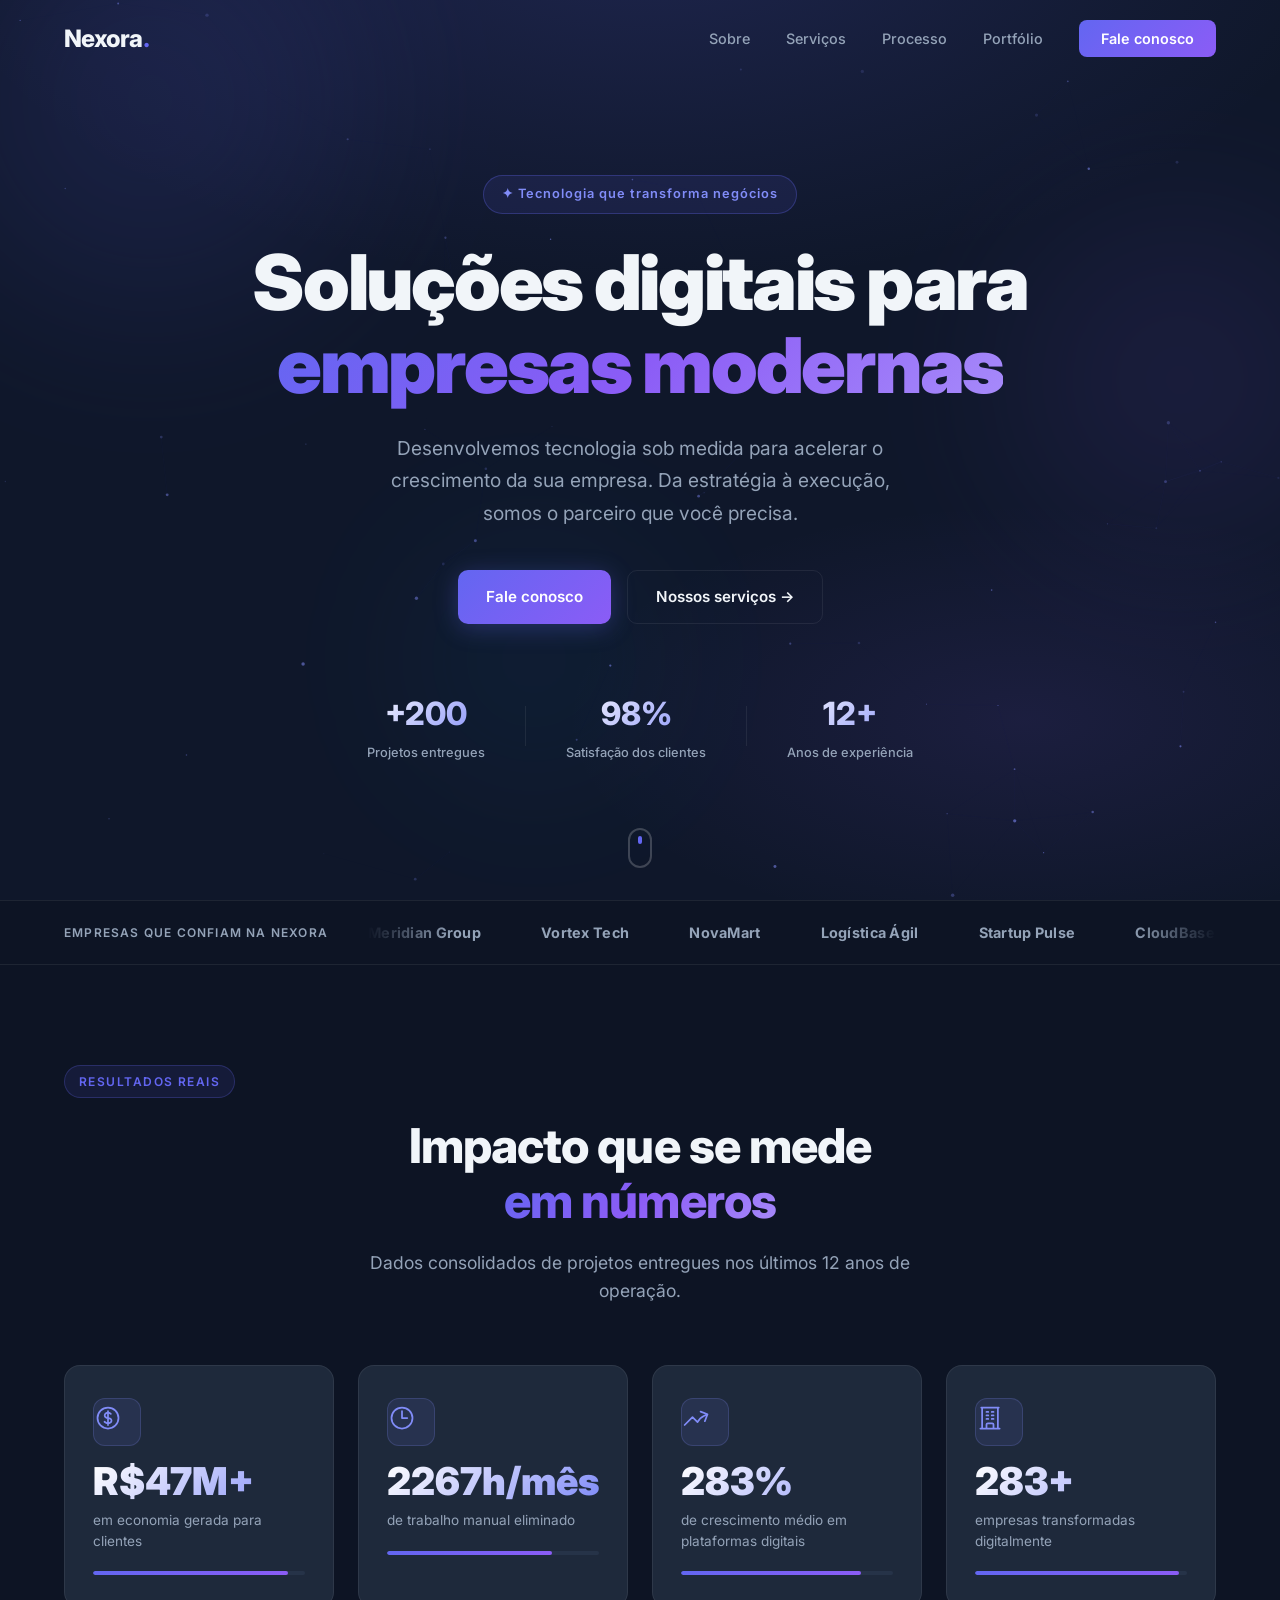
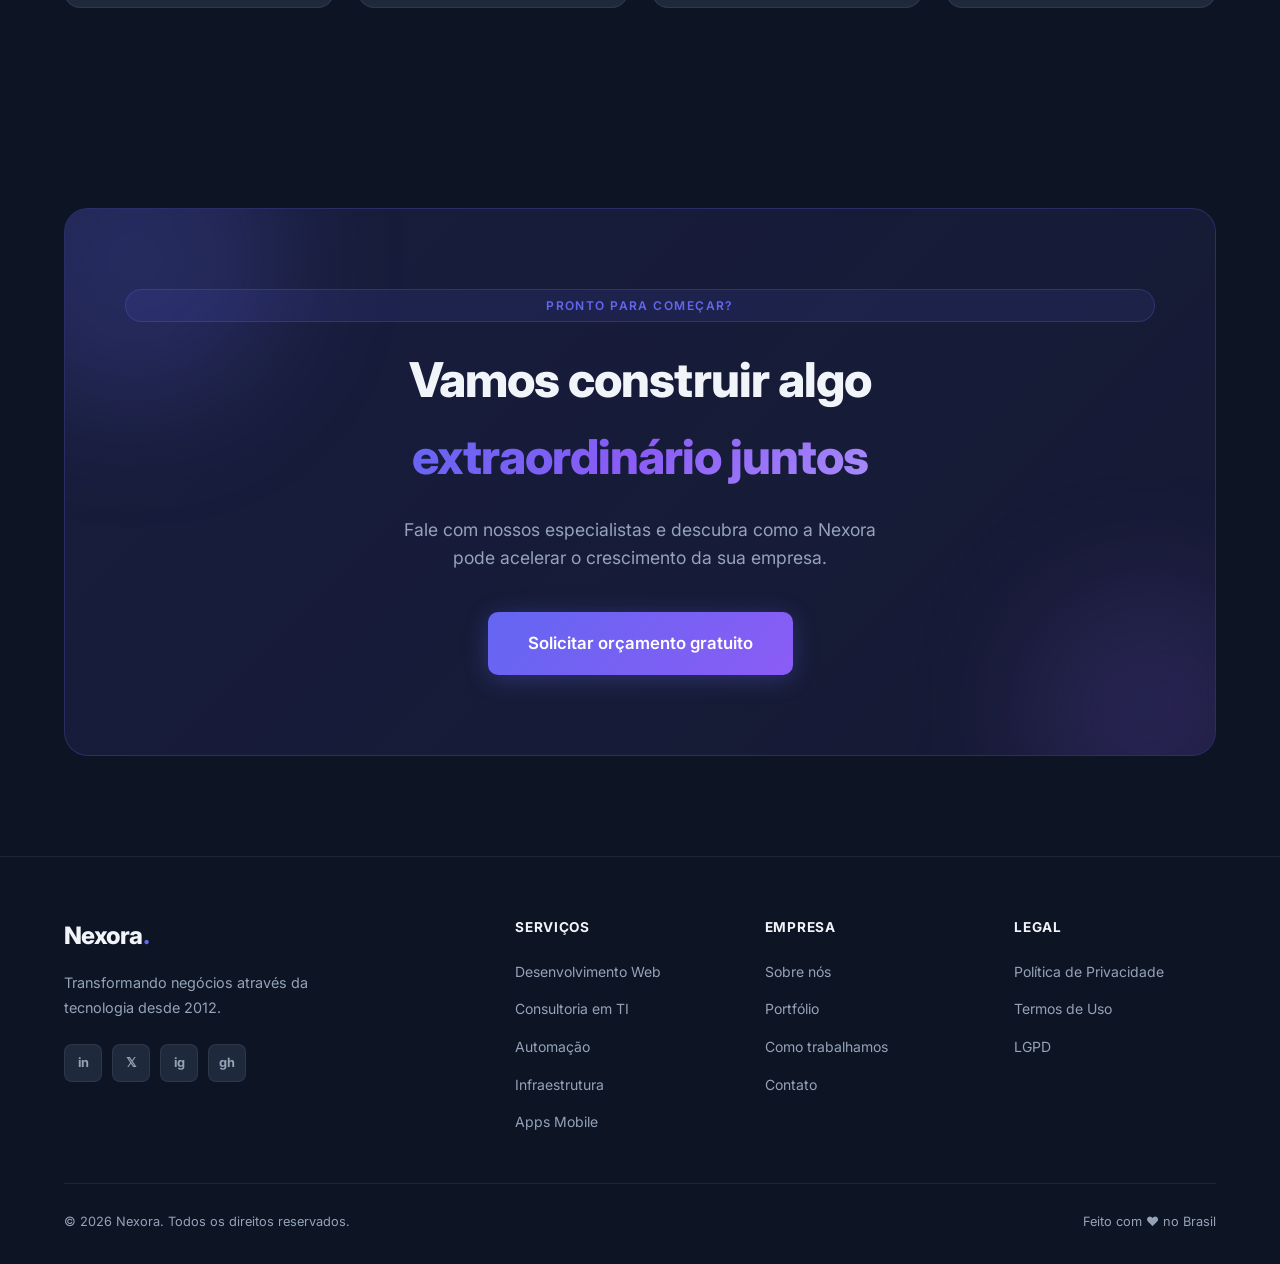
<file: index.html>
<!DOCTYPE html>
<html lang="pt-BR">
<head>
  <meta charset="UTF-8" />
  <meta name="viewport" content="width=device-width, initial-scale=1.0" />
  <title>Nexora — Soluções Digitais Corporativas</title>
  <meta name="description" content="A Nexora desenvolve soluções digitais sob medida para empresas modernas. Desenvolvimento web, consultoria em TI, automação de processos e infraestrutura cloud." />
  <meta name="robots" content="index, follow" />
  <link rel="canonical" href="https://nexora.com.br/" />
  <meta property="og:type" content="website" />
  <meta property="og:url" content="https://nexora.com.br/" />
  <meta property="og:title" content="Nexora — Soluções Digitais Corporativas" />
  <meta property="og:description" content="Desenvolvemos tecnologia sob medida para acelerar o crescimento da sua empresa." />
  <meta property="og:image" content="https://nexora.com.br/og-image.png" />
  <link rel="icon" type="image/svg+xml" href="data:image/svg+xml,<svg xmlns='http://www.w3.org/2000/svg' viewBox='0 0 32 32'><rect width='32' height='32' rx='8' fill='%236366f1'/><text x='50%' y='54%' dominant-baseline='middle' text-anchor='middle' font-family='Inter,sans-serif' font-weight='900' font-size='18' fill='white'>N</text></svg>" />
  <link rel="preconnect" href="https://fonts.googleapis.com" />
  <link href="https://fonts.googleapis.com/css2?family=Inter:wght@300;400;500;600;700;800;900&display=swap" rel="stylesheet" />
  <link rel="stylesheet" href="style.css" />
</head>
<body>

<nav class="nav" id="nav">
  <div class="nav-inner">
    <a href="index.html" class="logo">Nexora<span class="logo-dot">.</span></a>
    <ul class="nav-links">
      <li><a href="sobre.html">Sobre</a></li>
      <li><a href="servicos.html">Serviços</a></li>
      <li><a href="processo.html">Processo</a></li>
      <li><a href="portfolio.html">Portfólio</a></li>
      <li><a href="contato.html" class="nav-cta">Fale conosco</a></li>
    </ul>
    <button class="hamburger" id="hamburger" aria-label="Menu">
      <span></span><span></span><span></span>
    </button>
  </div>
</nav>

<!-- HERO -->
<section class="hero" id="hero">
  <div class="hero-bg">
    <div class="orb orb1"></div>
    <div class="orb orb2"></div>
    <div class="orb orb3"></div>
    <canvas id="particles"></canvas>
  </div>
  <div class="hero-content">
    <div class="hero-badge fade-up">✦ Tecnologia que transforma negócios</div>
    <h1 class="hero-title fade-up">Soluções digitais para<br /><span class="gradient-text shimmer-text">empresas modernas</span></h1>
    <p class="hero-sub fade-up">Desenvolvemos tecnologia sob medida para acelerar o crescimento da sua empresa. Da estratégia à execução, somos o parceiro que você precisa.</p>
    <div class="hero-actions fade-up">
      <a href="contato.html" class="btn btn-primary">Fale conosco</a>
      <a href="servicos.html" class="btn btn-ghost">Nossos serviços →</a>
    </div>
    <div class="hero-stats fade-up">
      <div class="stat"><span class="stat-num counter" data-target="200" data-prefix="+">0</span><span class="stat-label">Projetos entregues</span></div>
      <div class="stat-divider"></div>
      <div class="stat"><span class="stat-num counter" data-target="98" data-suffix="%">0</span><span class="stat-label">Satisfação dos clientes</span></div>
      <div class="stat-divider"></div>
      <div class="stat"><span class="stat-num counter" data-target="12" data-suffix="+">0</span><span class="stat-label">Anos de experiência</span></div>
    </div>
  </div>
  <div class="hero-scroll"><div class="scroll-indicator"></div></div>
</section>

<!-- TRUST BAR -->
<section class="trust-bar">
  <div class="trust-inner">
    <span class="trust-label">Empresas que confiam na Nexora</span>
    <div class="trust-track-wrap">
      <div class="trust-track">
        <span>Meridian Group</span><span>Vortex Tech</span><span>NovaMart</span>
        <span>Logística Ágil</span><span>Startup Pulse</span><span>CloudBase</span>
        <span>DataCore</span><span>FinEdge</span><span>Meridian Group</span>
        <span>Vortex Tech</span><span>NovaMart</span><span>Logística Ágil</span>
        <span>Startup Pulse</span><span>CloudBase</span><span>DataCore</span><span>FinEdge</span>
      </div>
    </div>
  </div>
</section>

<!-- MÉTRICAS -->
<section class="section metricas">
  <div class="container">
    <div class="section-label fade-up">Resultados reais</div>
    <h2 class="section-title text-center fade-up">Impacto que se mede<br /><span class="gradient-text">em números</span></h2>
    <p class="section-sub text-center fade-up">Dados consolidados de projetos entregues nos últimos 12 anos de operação.</p>
    <div class="metricas-grid">
      <div class="metrica-card fade-up">
        <div class="metrica-icon"><svg xmlns="http://www.w3.org/2000/svg" width="28" height="28" fill="none" viewBox="0 0 24 24" stroke-width="1.5" stroke="currentColor"><path stroke-linecap="round" stroke-linejoin="round" d="M12 6v12m-3-2.818.879.659c1.171.879 3.07.879 4.242 0 1.172-.879 1.172-2.303 0-3.182C13.536 12.219 12.768 12 12 12c-.725 0-1.45-.22-2.003-.659-1.106-.879-1.106-2.303 0-3.182s2.9-.879 4.006 0l.415.33M21 12a9 9 0 1 1-18 0 9 9 0 0 1 18 0Z" /></svg></div>
        <div class="metrica-num counter" data-target="50" data-prefix="R$" data-suffix="M+">R$0</div>
        <div class="metrica-label">em economia gerada para clientes</div>
        <div class="metrica-bar"><div class="metrica-fill" style="width:92%"></div></div>
      </div>
      <div class="metrica-card fade-up">
        <div class="metrica-icon"><svg xmlns="http://www.w3.org/2000/svg" width="28" height="28" fill="none" viewBox="0 0 24 24" stroke-width="1.5" stroke="currentColor"><path stroke-linecap="round" stroke-linejoin="round" d="M12 6v6h4.5m4.5 0a9 9 0 1 1-18 0 9 9 0 0 1 18 0Z" /></svg></div>
        <div class="metrica-num counter" data-target="2400" data-suffix="h/mês">0</div>
        <div class="metrica-label">de trabalho manual eliminado</div>
        <div class="metrica-bar"><div class="metrica-fill" style="width:78%"></div></div>
      </div>
      <div class="metrica-card fade-up">
        <div class="metrica-icon"><svg xmlns="http://www.w3.org/2000/svg" width="28" height="28" fill="none" viewBox="0 0 24 24" stroke-width="1.5" stroke="currentColor"><path stroke-linecap="round" stroke-linejoin="round" d="M2.25 18 9 11.25l4.306 4.306a11.95 11.95 0 0 1 5.814-5.518l2.74-1.22m0 0-5.94-2.281m5.94 2.28-2.28 5.941" /></svg></div>
        <div class="metrica-num counter" data-target="300" data-suffix="%">0%</div>
        <div class="metrica-label">de crescimento médio em plataformas digitais</div>
        <div class="metrica-bar"><div class="metrica-fill" style="width:85%"></div></div>
      </div>
      <div class="metrica-card fade-up">
        <div class="metrica-icon"><svg xmlns="http://www.w3.org/2000/svg" width="28" height="28" fill="none" viewBox="0 0 24 24" stroke-width="1.5" stroke="currentColor"><path stroke-linecap="round" stroke-linejoin="round" d="M3.75 21h16.5M4.5 3h15M5.25 3v18m13.5-18v18M9 6.75h1.5m-1.5 3h1.5m-1.5 3h1.5m3-6H15m-1.5 3H15m-1.5 3H15M9 21v-3.375c0-.621.504-1.125 1.125-1.125h3.75c.621 0 1.125.504 1.125 1.125V21" /></svg></div>
        <div class="metrica-num counter" data-target="300" data-suffix="+">0+</div>
        <div class="metrica-label">empresas transformadas digitalmente</div>
        <div class="metrica-bar"><div class="metrica-fill" style="width:96%"></div></div>
      </div>
    </div>
  </div>
</section>

<!-- CTA HOME -->
<section class="section cta-section">
  <div class="container">
    <div class="cta-box fade-up">
      <div class="cta-orb cta-orb1"></div>
      <div class="cta-orb cta-orb2"></div>
      <div class="section-label" style="justify-content:center;display:flex">Pronto para começar?</div>
      <h2>Vamos construir algo<br /><span class="gradient-text">extraordinário juntos</span></h2>
      <p>Fale com nossos especialistas e descubra como a Nexora pode acelerar o crescimento da sua empresa.</p>
      <a href="contato.html" class="btn btn-primary btn-lg">Solicitar orçamento gratuito</a>
    </div>
  </div>
</section>

<footer class="footer">
  <div class="container">
    <div class="footer-grid">
      <div class="footer-brand">
        <a href="index.html" class="logo">Nexora<span class="logo-dot">.</span></a>
        <p>Transformando negócios através da tecnologia desde 2012.</p>
        <div class="social-links">
          <a href="#" aria-label="LinkedIn" class="social-link">in</a>
          <a href="#" aria-label="Twitter" class="social-link">𝕏</a>
          <a href="#" aria-label="Instagram" class="social-link">ig</a>
          <a href="#" aria-label="GitHub" class="social-link">gh</a>
        </div>
      </div>
      <div class="footer-col">
        <h4>Serviços</h4>
        <ul>
          <li><a href="servicos.html">Desenvolvimento Web</a></li>
          <li><a href="servicos.html">Consultoria em TI</a></li>
          <li><a href="servicos.html">Automação</a></li>
          <li><a href="servicos.html">Infraestrutura</a></li>
          <li><a href="servicos.html">Apps Mobile</a></li>
        </ul>
      </div>
      <div class="footer-col">
        <h4>Empresa</h4>
        <ul>
          <li><a href="sobre.html">Sobre nós</a></li>
          <li><a href="portfolio.html">Portfólio</a></li>
          <li><a href="processo.html">Como trabalhamos</a></li>
          <li><a href="contato.html">Contato</a></li>
        </ul>
      </div>
      <div class="footer-col">
        <h4>Legal</h4>
        <ul>
          <li><a href="#">Política de Privacidade</a></li>
          <li><a href="#">Termos de Uso</a></li>
          <li><a href="#">LGPD</a></li>
        </ul>
      </div>
    </div>
    <div class="footer-bottom">
      <span>© 2026 Nexora. Todos os direitos reservados.</span>
      <span>Feito com ♥ no Brasil</span>
    </div>
  </div>
</footer>

<script src="script.js"></script>
</body>
</html>
</file>
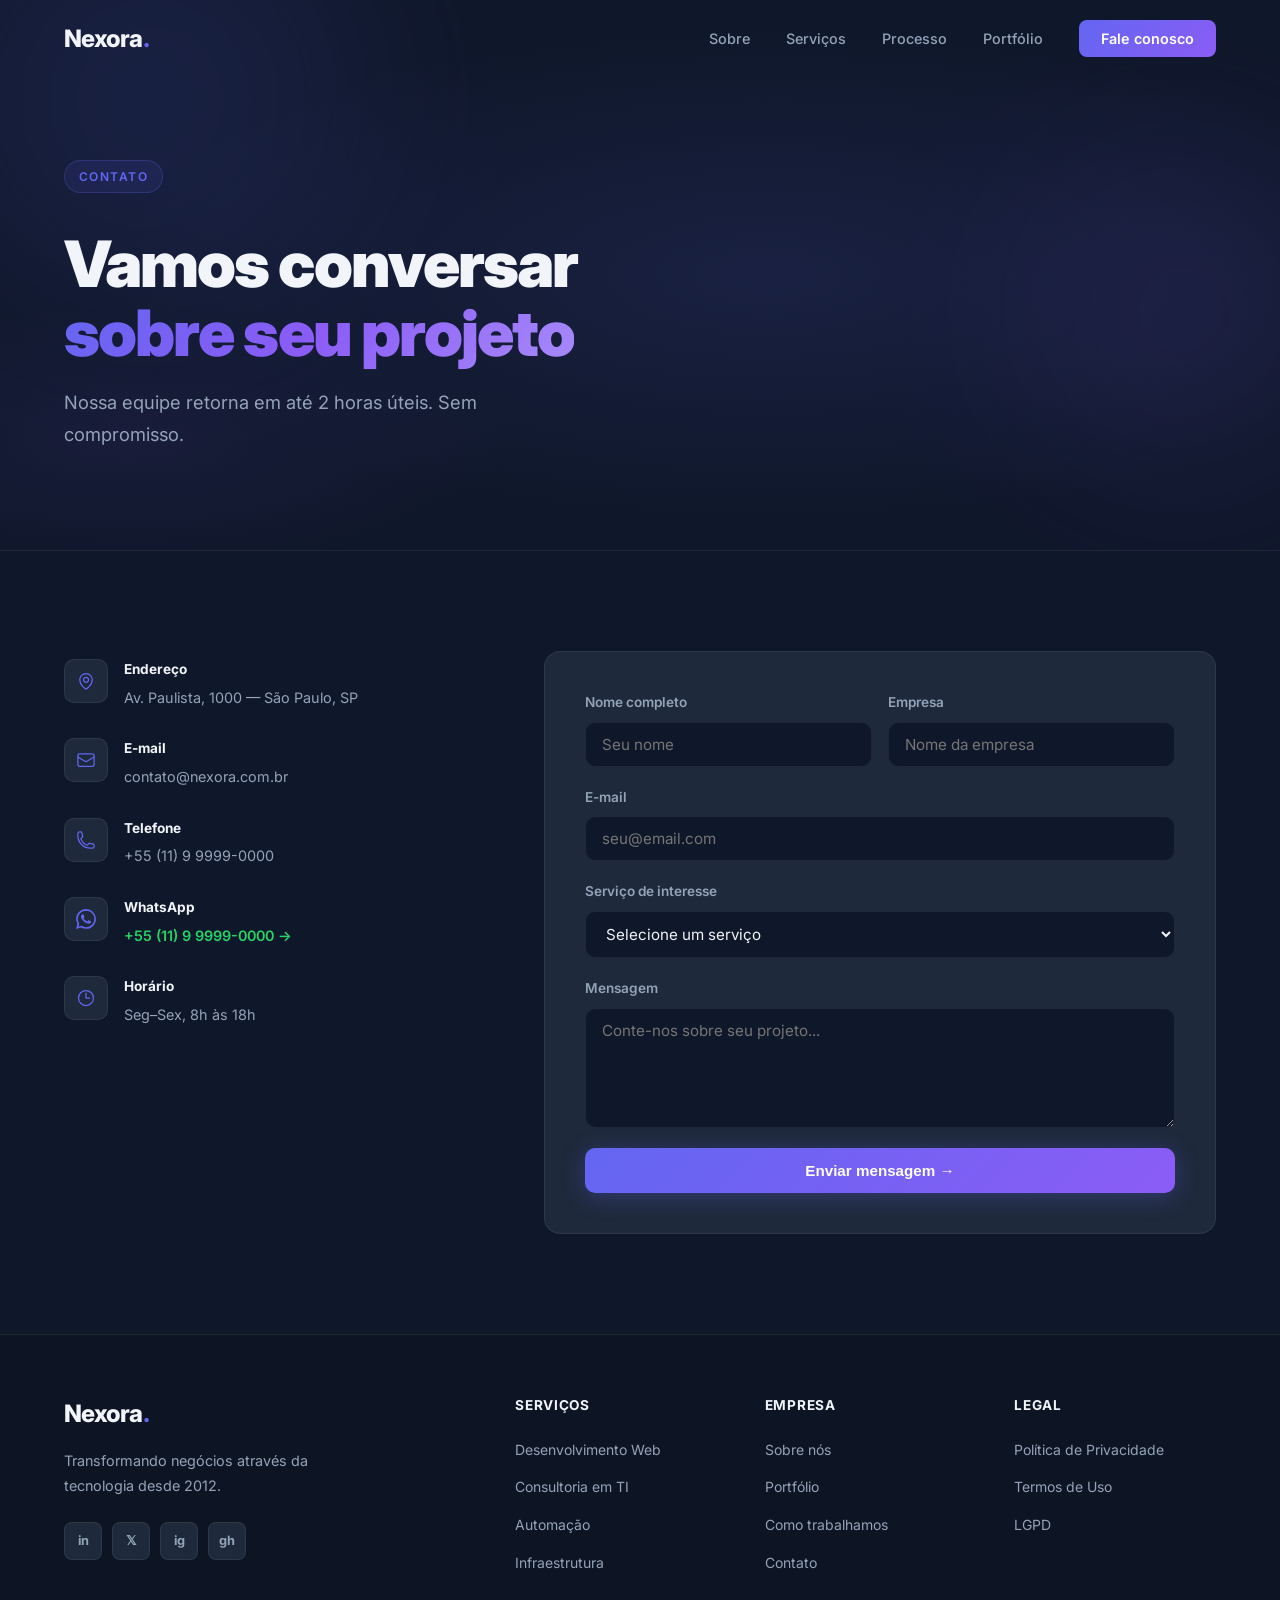
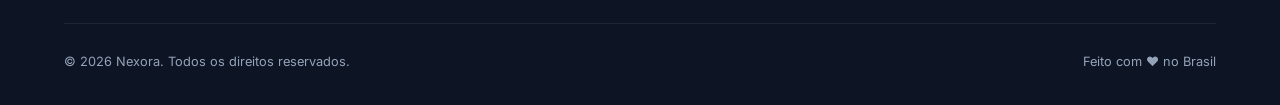
<file: contato.html>
<!DOCTYPE html>
<html lang="pt-BR">
<head>
  <meta charset="UTF-8" />
  <meta name="viewport" content="width=device-width, initial-scale=1.0" />
  <title>Contato — Nexora</title>
  <meta name="description" content="Entre em contato com a Nexora. Solicite um orçamento, tire dúvidas ou fale com nossa equipe pelo WhatsApp." />
  <link rel="icon" type="image/svg+xml" href="data:image/svg+xml,<svg xmlns='http://www.w3.org/2000/svg' viewBox='0 0 32 32'><rect width='32' height='32' rx='8' fill='%236366f1'/><text x='50%' y='54%' dominant-baseline='middle' text-anchor='middle' font-family='Inter,sans-serif' font-weight='900' font-size='18' fill='white'>N</text></svg>" />
  <link rel="preconnect" href="https://fonts.googleapis.com" />
  <link href="https://fonts.googleapis.com/css2?family=Inter:wght@300;400;500;600;700;800;900&display=swap" rel="stylesheet" />
  <link rel="stylesheet" href="style.css" />
</head>
<body>

<nav class="nav scrolled" id="nav">
  <div class="nav-inner">
    <a href="index.html" class="logo">Nexora<span class="logo-dot">.</span></a>
    <ul class="nav-links">
      <li><a href="sobre.html">Sobre</a></li>
      <li><a href="servicos.html">Serviços</a></li>
      <li><a href="processo.html">Processo</a></li>
      <li><a href="portfolio.html">Portfólio</a></li>
      <li><a href="contato.html" class="nav-cta nav-active-cta">Fale conosco</a></li>
    </ul>
    <button class="hamburger" id="hamburger" aria-label="Menu"><span></span><span></span><span></span></button>
  </div>
</nav>

<section class="page-hero">
  <div class="page-hero-bg"><div class="orb orb1"></div><div class="orb orb2"></div></div>
  <div class="container">
    <div class="page-hero-content fade-up">
      <div class="section-label">Contato</div>
      <h1 class="page-hero-title">Vamos conversar<br /><span class="gradient-text">sobre seu projeto</span></h1>
      <p>Nossa equipe retorna em até 2 horas úteis. Sem compromisso.</p>
    </div>
  </div>
</section>

<section class="section contato">
  <div class="container">
    <div class="contato-grid fade-up">
      <div class="contato-info">
        <div class="info-item">
          <div class="info-icon"><svg xmlns="http://www.w3.org/2000/svg" width="20" height="20" fill="none" viewBox="0 0 24 24" stroke-width="1.5" stroke="currentColor"><path stroke-linecap="round" stroke-linejoin="round" d="M15 10.5a3 3 0 1 1-6 0 3 3 0 0 1 6 0Z" /><path stroke-linecap="round" stroke-linejoin="round" d="M19.5 10.5c0 7.142-7.5 11.25-7.5 11.25S4.5 17.642 4.5 10.5a7.5 7.5 0 1 1 15 0Z" /></svg></div>
          <div><strong>Endereço</strong><span>Av. Paulista, 1000 — São Paulo, SP</span></div>
        </div>
        <div class="info-item">
          <div class="info-icon"><svg xmlns="http://www.w3.org/2000/svg" width="20" height="20" fill="none" viewBox="0 0 24 24" stroke-width="1.5" stroke="currentColor"><path stroke-linecap="round" stroke-linejoin="round" d="M21.75 6.75v10.5a2.25 2.25 0 0 1-2.25 2.25h-15a2.25 2.25 0 0 1-2.25-2.25V6.75m19.5 0A2.25 2.25 0 0 0 19.5 4.5h-15a2.25 2.25 0 0 0-2.25 2.25m19.5 0v.243a2.25 2.25 0 0 1-1.07 1.916l-7.5 4.615a2.25 2.25 0 0 1-2.36 0L3.32 8.91a2.25 2.25 0 0 1-1.07-1.916V6.75" /></svg></div>
          <div><strong>E-mail</strong><span>contato@nexora.com.br</span></div>
        </div>
        <div class="info-item">
          <div class="info-icon"><svg xmlns="http://www.w3.org/2000/svg" width="20" height="20" fill="none" viewBox="0 0 24 24" stroke-width="1.5" stroke="currentColor"><path stroke-linecap="round" stroke-linejoin="round" d="M2.25 6.75c0 8.284 6.716 15 15 15h2.25a2.25 2.25 0 0 0 2.25-2.25v-1.372c0-.516-.351-.966-.852-1.091l-4.423-1.106c-.44-.11-.902.055-1.173.417l-.97 1.293c-.282.376-.769.542-1.21.38a12.035 12.035 0 0 1-7.143-7.143c-.162-.441.004-.928.38-1.21l1.293-.97c.363-.271.527-.734.417-1.173L6.963 3.102a1.125 1.125 0 0 0-1.091-.852H4.5A2.25 2.25 0 0 0 2.25 4.5v2.25Z" /></svg></div>
          <div><strong>Telefone</strong><span>+55 (11) 9 9999-0000</span></div>
        </div>
        <div class="info-item">
          <div class="info-icon"><svg xmlns="http://www.w3.org/2000/svg" width="20" height="20" viewBox="0 0 24 24" fill="currentColor"><path d="M17.472 14.382c-.297-.149-1.758-.867-2.03-.967-.273-.099-.471-.148-.67.15-.197.297-.767.966-.94 1.164-.173.199-.347.223-.644.075-.297-.15-1.255-.463-2.39-1.475-.883-.788-1.48-1.761-1.653-2.059-.173-.297-.018-.458.13-.606.134-.133.298-.347.446-.52.149-.174.198-.298.298-.497.099-.198.05-.371-.025-.52-.075-.149-.669-1.612-.916-2.207-.242-.579-.487-.5-.669-.51-.173-.008-.371-.01-.57-.01-.198 0-.52.074-.792.372-.272.297-1.04 1.016-1.04 2.479 0 1.462 1.065 2.875 1.213 3.074.149.198 2.096 3.2 5.077 4.487.709.306 1.262.489 1.694.625.712.227 1.36.195 1.871.118.571-.085 1.758-.719 2.006-1.413.248-.694.248-1.289.173-1.413-.074-.124-.272-.198-.57-.347m-5.421 7.403h-.004a9.87 9.87 0 0 1-5.031-1.378l-.361-.214-3.741.982.998-3.648-.235-.374a9.86 9.86 0 0 1-1.51-5.26c.001-5.45 4.436-9.884 9.888-9.884 2.64 0 5.122 1.03 6.988 2.898a9.825 9.825 0 0 1 2.893 6.994c-.003 5.45-4.437 9.884-9.885 9.884m8.413-18.297A11.815 11.815 0 0 0 12.05 0C5.495 0 .16 5.335.157 11.892c0 2.096.547 4.142 1.588 5.945L.057 24l6.305-1.654a11.882 11.882 0 0 0 5.683 1.448h.005c6.554 0 11.89-5.335 11.893-11.893a11.821 11.821 0 0 0-3.48-8.413Z"/></svg></div>
          <div><strong>WhatsApp</strong><a href="https://wa.me/5511999990000?text=Olá%2C%20gostaria%20de%20solicitar%20um%20orçamento." target="_blank" rel="noopener" class="whatsapp-link">+55 (11) 9 9999-0000 →</a></div>
        </div>
        <div class="info-item">
          <div class="info-icon"><svg xmlns="http://www.w3.org/2000/svg" width="20" height="20" fill="none" viewBox="0 0 24 24" stroke-width="1.5" stroke="currentColor"><path stroke-linecap="round" stroke-linejoin="round" d="M12 6v6h4.5m4.5 0a9 9 0 1 1-18 0 9 9 0 0 1 18 0Z" /></svg></div>
          <div><strong>Horário</strong><span>Seg–Sex, 8h às 18h</span></div>
        </div>
      </div>
      <form class="contato-form" id="contactForm">
        <div class="form-row">
          <div class="form-group"><label for="nome">Nome completo</label><input type="text" id="nome" placeholder="Seu nome" required /></div>
          <div class="form-group"><label for="empresa">Empresa</label><input type="text" id="empresa" placeholder="Nome da empresa" /></div>
        </div>
        <div class="form-group"><label for="email">E-mail</label><input type="email" id="email" placeholder="seu@email.com" required /></div>
        <div class="form-group">
          <label for="servico">Serviço de interesse</label>
          <select id="servico">
            <option value="">Selecione um serviço</option>
            <option>Desenvolvimento de Sites</option>
            <option>Consultoria em TI</option>
            <option>Automação de Processos</option>
            <option>Infraestrutura e Suporte</option>
            <option>Apps Mobile</option>
            <option>Business Intelligence</option>
          </select>
        </div>
        <div class="form-group"><label for="mensagem">Mensagem</label><textarea id="mensagem" rows="4" placeholder="Conte-nos sobre seu projeto..." required></textarea></div>
        <button type="submit" class="btn btn-primary btn-full">Enviar mensagem →</button>
        <div class="form-success" id="formSuccess">✓ Mensagem enviada! Retornaremos em breve.</div>
      </form>
    </div>
  </div>
</section>

<footer class="footer">
  <div class="container">
    <div class="footer-grid">
      <div class="footer-brand"><a href="index.html" class="logo">Nexora<span class="logo-dot">.</span></a><p>Transformando negócios através da tecnologia desde 2012.</p><div class="social-links"><a href="#" class="social-link">in</a><a href="#" class="social-link">𝕏</a><a href="#" class="social-link">ig</a><a href="#" class="social-link">gh</a></div></div>
      <div class="footer-col"><h4>Serviços</h4><ul><li><a href="servicos.html">Desenvolvimento Web</a></li><li><a href="servicos.html">Consultoria em TI</a></li><li><a href="servicos.html">Automação</a></li><li><a href="servicos.html">Infraestrutura</a></li></ul></div>
      <div class="footer-col"><h4>Empresa</h4><ul><li><a href="sobre.html">Sobre nós</a></li><li><a href="portfolio.html">Portfólio</a></li><li><a href="processo.html">Como trabalhamos</a></li><li><a href="contato.html">Contato</a></li></ul></div>
      <div class="footer-col"><h4>Legal</h4><ul><li><a href="#">Política de Privacidade</a></li><li><a href="#">Termos de Uso</a></li><li><a href="#">LGPD</a></li></ul></div>
    </div>
    <div class="footer-bottom"><span>© 2026 Nexora. Todos os direitos reservados.</span><span>Feito com ♥ no Brasil</span></div>
  </div>
</footer>

<script src="script.js"></script>
</body>
</html>
</file>
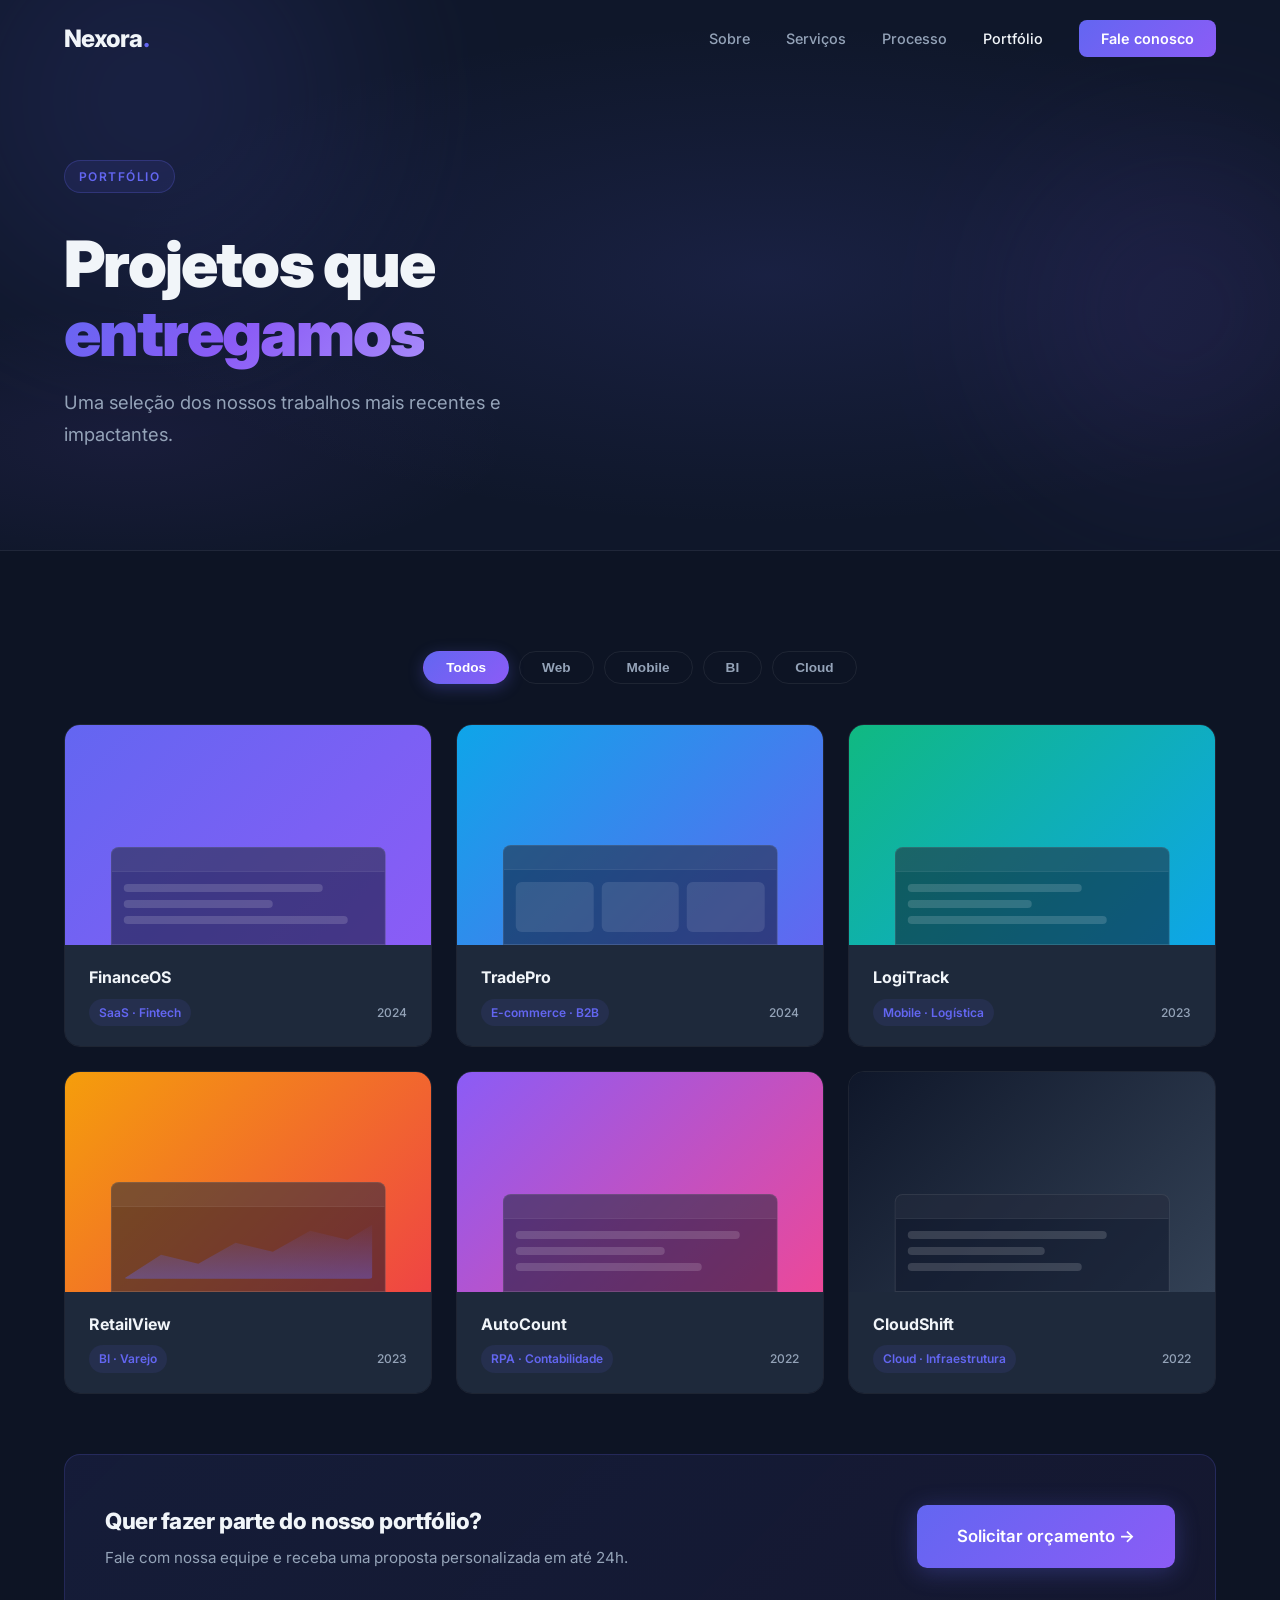
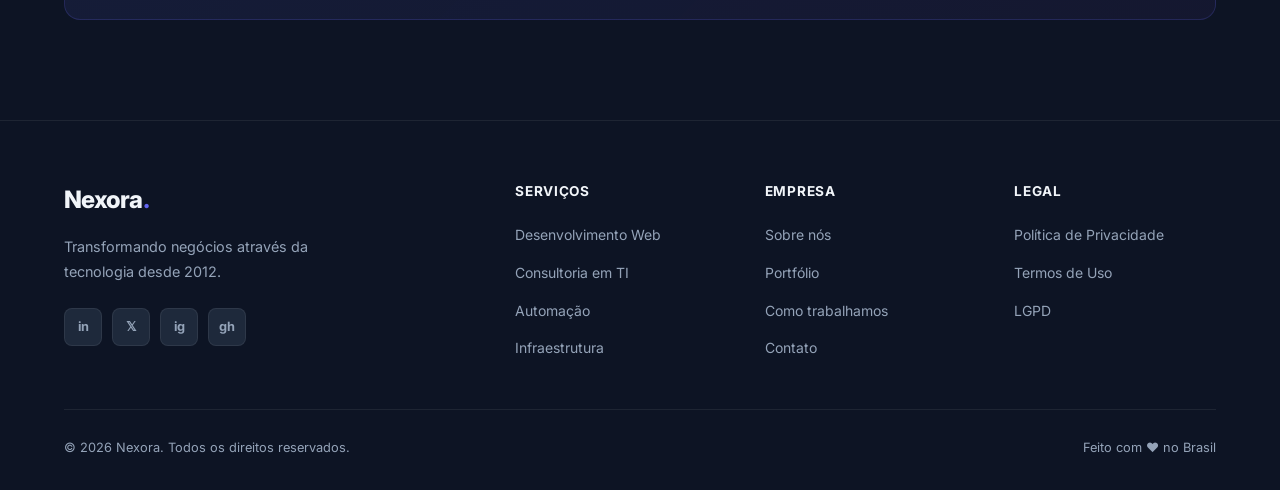
<file: portfolio.html>
<!DOCTYPE html>
<html lang="pt-BR">
<head>
  <meta charset="UTF-8" />
  <meta name="viewport" content="width=device-width, initial-scale=1.0" />
  <title>Portfólio — Nexora</title>
  <meta name="description" content="Conheça os projetos entregues pela Nexora: plataformas SaaS, apps mobile, dashboards BI, automação e infraestrutura cloud." />
  <link rel="icon" type="image/svg+xml" href="data:image/svg+xml,<svg xmlns='http://www.w3.org/2000/svg' viewBox='0 0 32 32'><rect width='32' height='32' rx='8' fill='%236366f1'/><text x='50%' y='54%' dominant-baseline='middle' text-anchor='middle' font-family='Inter,sans-serif' font-weight='900' font-size='18' fill='white'>N</text></svg>" />
  <link rel="preconnect" href="https://fonts.googleapis.com" />
  <link href="https://fonts.googleapis.com/css2?family=Inter:wght@300;400;500;600;700;800;900&display=swap" rel="stylesheet" />
  <link rel="stylesheet" href="style.css" />
</head>
<body>

<nav class="nav scrolled" id="nav">
  <div class="nav-inner">
    <a href="index.html" class="logo">Nexora<span class="logo-dot">.</span></a>
    <ul class="nav-links">
      <li><a href="sobre.html">Sobre</a></li>
      <li><a href="servicos.html">Serviços</a></li>
      <li><a href="processo.html">Processo</a></li>
      <li><a href="portfolio.html" class="nav-active">Portfólio</a></li>
      <li><a href="contato.html" class="nav-cta">Fale conosco</a></li>
    </ul>
    <button class="hamburger" id="hamburger" aria-label="Menu"><span></span><span></span><span></span></button>
  </div>
</nav>

<section class="page-hero">
  <div class="page-hero-bg"><div class="orb orb1"></div><div class="orb orb2"></div></div>
  <div class="container">
    <div class="page-hero-content fade-up">
      <div class="section-label">Portfólio</div>
      <h1 class="page-hero-title">Projetos que<br /><span class="gradient-text">entregamos</span></h1>
      <p>Uma seleção dos nossos trabalhos mais recentes e impactantes.</p>
    </div>
  </div>
</section>

<section class="section portfolio">
  <div class="container">
    <div class="portfolio-filters fade-up">
      <button class="filter-btn active" data-filter="all">Todos</button>
      <button class="filter-btn" data-filter="web">Web</button>
      <button class="filter-btn" data-filter="mobile">Mobile</button>
      <button class="filter-btn" data-filter="bi">BI</button>
      <button class="filter-btn" data-filter="cloud">Cloud</button>
    </div>
    <div class="portfolio-grid">
      <div class="portfolio-card fade-up" data-category="web">
        <div class="portfolio-img" style="background:linear-gradient(135deg,#6366f1,#8b5cf6)">
          <div class="portfolio-overlay"><span>Plataforma SaaS</span><p>Sistema de gestão financeira para 50k+ usuários</p></div>
          <div class="portfolio-mock"><div class="mock-bar"></div><div class="mock-content"><div class="mock-line w80"></div><div class="mock-line w60"></div><div class="mock-line w90"></div></div></div>
        </div>
        <div class="portfolio-info"><h3>FinanceOS</h3><div class="portfolio-meta"><span class="portfolio-tag">SaaS · Fintech</span><span class="portfolio-year">2024</span></div></div>
      </div>
      <div class="portfolio-card fade-up" data-category="web">
        <div class="portfolio-img" style="background:linear-gradient(135deg,#0ea5e9,#6366f1)">
          <div class="portfolio-overlay"><span>E-commerce B2B</span><p>Portal de vendas corporativas com integração ERP</p></div>
          <div class="portfolio-mock"><div class="mock-bar"></div><div class="mock-content"><div class="mock-cards"><div class="mock-card-item"></div><div class="mock-card-item"></div><div class="mock-card-item"></div></div></div></div>
        </div>
        <div class="portfolio-info"><h3>TradePro</h3><div class="portfolio-meta"><span class="portfolio-tag">E-commerce · B2B</span><span class="portfolio-year">2024</span></div></div>
      </div>
      <div class="portfolio-card fade-up" data-category="mobile">
        <div class="portfolio-img" style="background:linear-gradient(135deg,#10b981,#0ea5e9)">
          <div class="portfolio-overlay"><span>App Mobile</span><p>Aplicativo de logística com rastreamento em tempo real</p></div>
          <div class="portfolio-mock"><div class="mock-bar"></div><div class="mock-content"><div class="mock-line w70"></div><div class="mock-line w50"></div><div class="mock-line w80"></div></div></div>
        </div>
        <div class="portfolio-info"><h3>LogiTrack</h3><div class="portfolio-meta"><span class="portfolio-tag">Mobile · Logística</span><span class="portfolio-year">2023</span></div></div>
      </div>
      <div class="portfolio-card fade-up" data-category="bi">
        <div class="portfolio-img" style="background:linear-gradient(135deg,#f59e0b,#ef4444)">
          <div class="portfolio-overlay"><span>Dashboard BI</span><p>Painel analítico para rede de varejo com 300 lojas</p></div>
          <div class="portfolio-mock"><div class="mock-bar"></div><div class="mock-content"><div class="mock-chart"></div></div></div>
        </div>
        <div class="portfolio-info"><h3>RetailView</h3><div class="portfolio-meta"><span class="portfolio-tag">BI · Varejo</span><span class="portfolio-year">2023</span></div></div>
      </div>
      <div class="portfolio-card fade-up" data-category="web">
        <div class="portfolio-img" style="background:linear-gradient(135deg,#8b5cf6,#ec4899)">
          <div class="portfolio-overlay"><span>Automação RPA</span><p>Robôs de automação para processos contábeis</p></div>
          <div class="portfolio-mock"><div class="mock-bar"></div><div class="mock-content"><div class="mock-line w90"></div><div class="mock-line w60"></div><div class="mock-line w75"></div></div></div>
        </div>
        <div class="portfolio-info"><h3>AutoCount</h3><div class="portfolio-meta"><span class="portfolio-tag">RPA · Contabilidade</span><span class="portfolio-year">2022</span></div></div>
      </div>
      <div class="portfolio-card fade-up" data-category="cloud">
        <div class="portfolio-img" style="background:linear-gradient(135deg,#0f172a,#334155)">
          <div class="portfolio-overlay"><span>Infraestrutura Cloud</span><p>Migração e modernização de infraestrutura para cloud</p></div>
          <div class="portfolio-mock"><div class="mock-bar"></div><div class="mock-content"><div class="mock-line w80"></div><div class="mock-line w55"></div><div class="mock-line w70"></div></div></div>
        </div>
        <div class="portfolio-info"><h3>CloudShift</h3><div class="portfolio-meta"><span class="portfolio-tag">Cloud · Infraestrutura</span><span class="portfolio-year">2022</span></div></div>
      </div>
    </div>
    <div class="cta-inline fade-up" style="margin-top:60px">
      <div class="cta-inline-text">
        <h3>Quer fazer parte do nosso portfólio?</h3>
        <p>Fale com nossa equipe e receba uma proposta personalizada em até 24h.</p>
      </div>
      <a href="contato.html" class="btn btn-primary btn-lg">Solicitar orçamento →</a>
    </div>
  </div>
</section>

<footer class="footer">
  <div class="container">
    <div class="footer-grid">
      <div class="footer-brand"><a href="index.html" class="logo">Nexora<span class="logo-dot">.</span></a><p>Transformando negócios através da tecnologia desde 2012.</p><div class="social-links"><a href="#" class="social-link">in</a><a href="#" class="social-link">𝕏</a><a href="#" class="social-link">ig</a><a href="#" class="social-link">gh</a></div></div>
      <div class="footer-col"><h4>Serviços</h4><ul><li><a href="servicos.html">Desenvolvimento Web</a></li><li><a href="servicos.html">Consultoria em TI</a></li><li><a href="servicos.html">Automação</a></li><li><a href="servicos.html">Infraestrutura</a></li></ul></div>
      <div class="footer-col"><h4>Empresa</h4><ul><li><a href="sobre.html">Sobre nós</a></li><li><a href="portfolio.html">Portfólio</a></li><li><a href="processo.html">Como trabalhamos</a></li><li><a href="contato.html">Contato</a></li></ul></div>
      <div class="footer-col"><h4>Legal</h4><ul><li><a href="#">Política de Privacidade</a></li><li><a href="#">Termos de Uso</a></li><li><a href="#">LGPD</a></li></ul></div>
    </div>
    <div class="footer-bottom"><span>© 2026 Nexora. Todos os direitos reservados.</span><span>Feito com ♥ no Brasil</span></div>
  </div>
</footer>

<script src="script.js"></script>
</body>
</html>
</file>
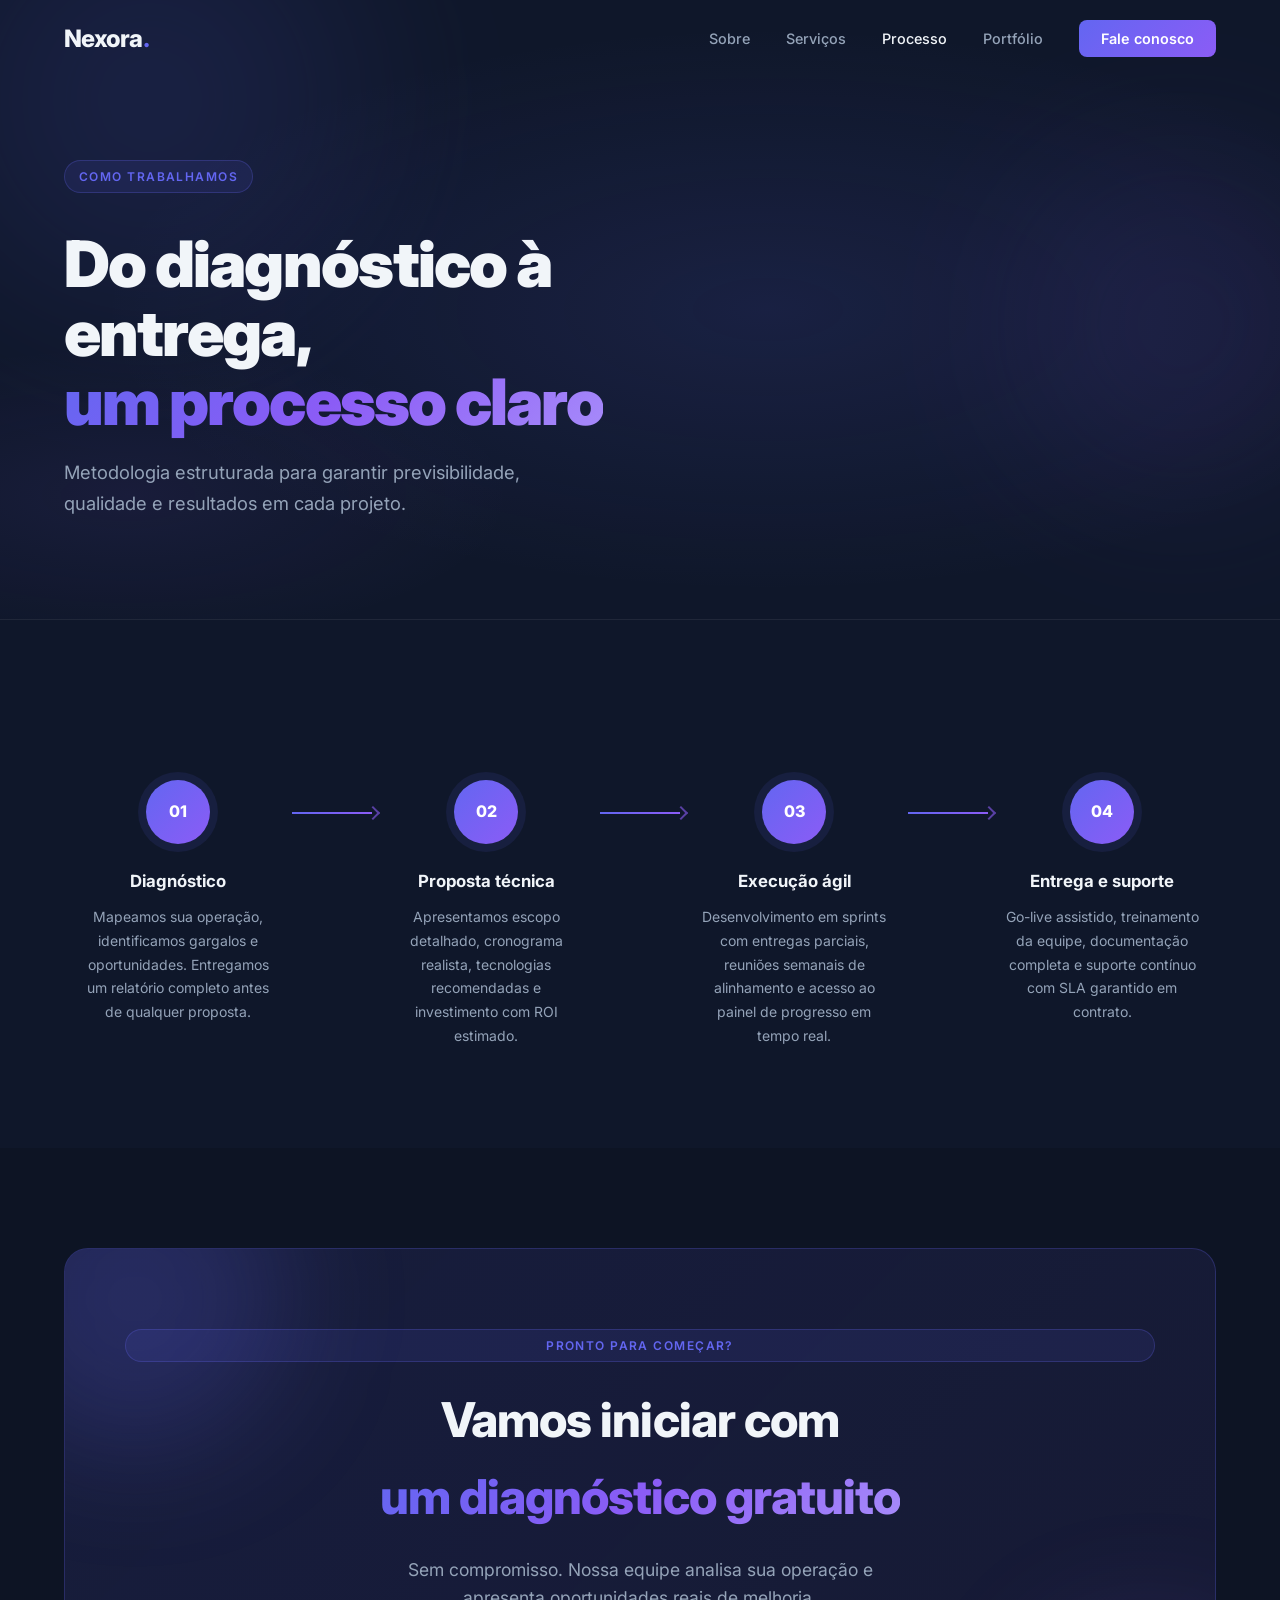
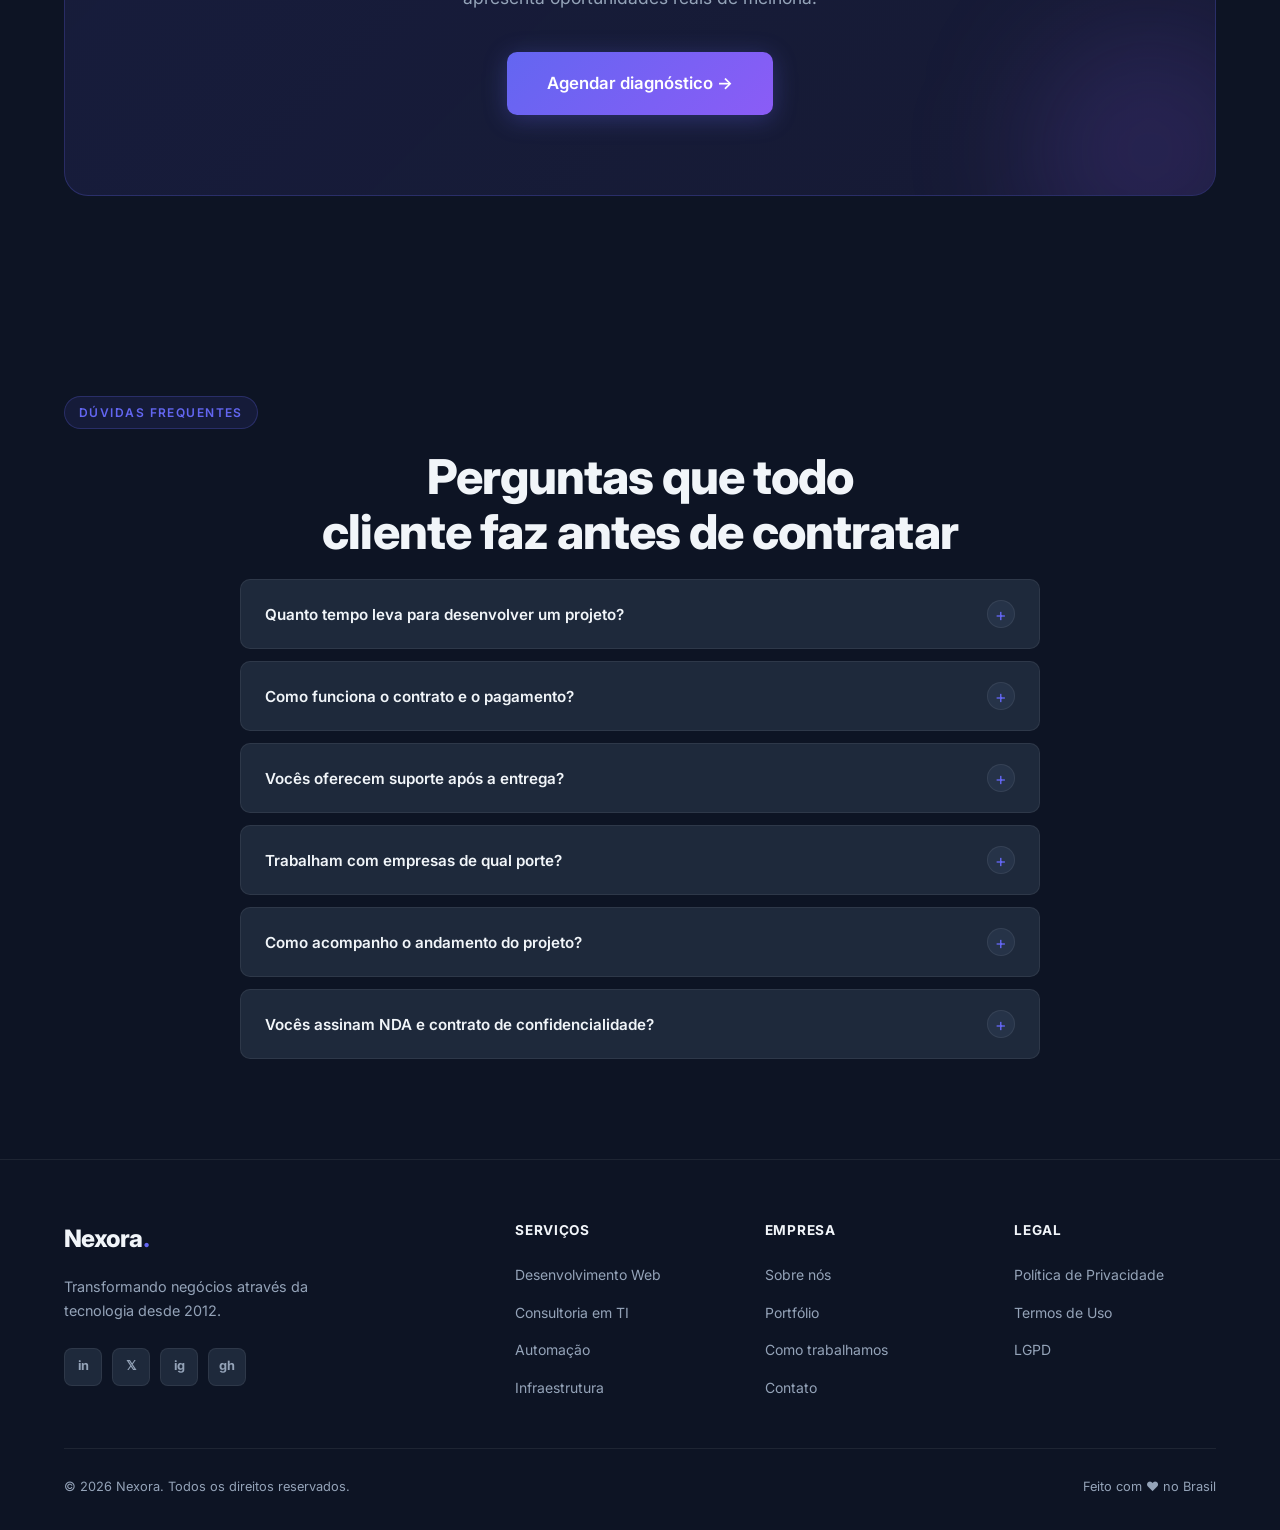
<file: processo.html>
<!DOCTYPE html>
<html lang="pt-BR">
<head>
  <meta charset="UTF-8" />
  <meta name="viewport" content="width=device-width, initial-scale=1.0" />
  <title>Como Trabalhamos — Nexora</title>
  <meta name="description" content="Conheça a metodologia da Nexora: do diagnóstico à entrega, um processo claro, ágil e orientado a resultados." />
  <link rel="icon" type="image/svg+xml" href="data:image/svg+xml,<svg xmlns='http://www.w3.org/2000/svg' viewBox='0 0 32 32'><rect width='32' height='32' rx='8' fill='%236366f1'/><text x='50%' y='54%' dominant-baseline='middle' text-anchor='middle' font-family='Inter,sans-serif' font-weight='900' font-size='18' fill='white'>N</text></svg>" />
  <link rel="preconnect" href="https://fonts.googleapis.com" />
  <link href="https://fonts.googleapis.com/css2?family=Inter:wght@300;400;500;600;700;800;900&display=swap" rel="stylesheet" />
  <link rel="stylesheet" href="style.css" />
</head>
<body>

<nav class="nav scrolled" id="nav">
  <div class="nav-inner">
    <a href="index.html" class="logo">Nexora<span class="logo-dot">.</span></a>
    <ul class="nav-links">
      <li><a href="sobre.html">Sobre</a></li>
      <li><a href="servicos.html">Serviços</a></li>
      <li><a href="processo.html" class="nav-active">Processo</a></li>
      <li><a href="portfolio.html">Portfólio</a></li>
      <li><a href="contato.html" class="nav-cta">Fale conosco</a></li>
    </ul>
    <button class="hamburger" id="hamburger" aria-label="Menu"><span></span><span></span><span></span></button>
  </div>
</nav>

<section class="page-hero">
  <div class="page-hero-bg"><div class="orb orb1"></div><div class="orb orb2"></div></div>
  <div class="container">
    <div class="page-hero-content fade-up">
      <div class="section-label">Como trabalhamos</div>
      <h1 class="page-hero-title">Do diagnóstico à entrega,<br /><span class="gradient-text">um processo claro</span></h1>
      <p>Metodologia estruturada para garantir previsibilidade, qualidade e resultados em cada projeto.</p>
    </div>
  </div>
</section>

<section class="section processo">
  <div class="container">
    <div class="processo-steps">
      <div class="processo-step fade-up">
        <div class="step-num">01</div>
        <div class="step-content">
          <h3>Diagnóstico</h3>
          <p>Mapeamos sua operação, identificamos gargalos e oportunidades. Entregamos um relatório completo antes de qualquer proposta.</p>
        </div>
      </div>
      <div class="step-connector fade-up"></div>
      <div class="processo-step fade-up">
        <div class="step-num">02</div>
        <div class="step-content">
          <h3>Proposta técnica</h3>
          <p>Apresentamos escopo detalhado, cronograma realista, tecnologias recomendadas e investimento com ROI estimado.</p>
        </div>
      </div>
      <div class="step-connector fade-up"></div>
      <div class="processo-step fade-up">
        <div class="step-num">03</div>
        <div class="step-content">
          <h3>Execução ágil</h3>
          <p>Desenvolvimento em sprints com entregas parciais, reuniões semanais de alinhamento e acesso ao painel de progresso em tempo real.</p>
        </div>
      </div>
      <div class="step-connector fade-up"></div>
      <div class="processo-step fade-up">
        <div class="step-num">04</div>
        <div class="step-content">
          <h3>Entrega e suporte</h3>
          <p>Go-live assistido, treinamento da equipe, documentação completa e suporte contínuo com SLA garantido em contrato.</p>
        </div>
      </div>
    </div>
  </div>
</section>

<!-- CTA PROCESSO -->
<section class="section cta-section">
  <div class="container">
    <div class="cta-box fade-up">
      <div class="cta-orb cta-orb1"></div>
      <div class="cta-orb cta-orb2"></div>
      <div class="section-label" style="justify-content:center;display:flex">Pronto para começar?</div>
      <h2>Vamos iniciar com<br /><span class="gradient-text">um diagnóstico gratuito</span></h2>
      <p>Sem compromisso. Nossa equipe analisa sua operação e apresenta oportunidades reais de melhoria.</p>
      <a href="contato.html" class="btn btn-primary btn-lg">Agendar diagnóstico →</a>
    </div>
  </div>
</section>

<section class="section faq">
  <div class="container">
    <div class="section-label fade-up">Dúvidas frequentes</div>
    <h2 class="section-title text-center fade-up">Perguntas que todo<br />cliente faz antes de contratar</h2>
    <div class="faq-grid fade-up">
      <div class="faq-item">
        <button class="faq-question" aria-expanded="false"><span>Quanto tempo leva para desenvolver um projeto?</span><div class="faq-icon">+</div></button>
        <div class="faq-answer"><p>Depende do escopo. Um site institucional leva de 3 a 6 semanas. Sistemas e plataformas complexas de 3 a 6 meses. Após o diagnóstico inicial, entregamos um cronograma detalhado com marcos claros.</p></div>
      </div>
      <div class="faq-item">
        <button class="faq-question" aria-expanded="false"><span>Como funciona o contrato e o pagamento?</span><div class="faq-icon">+</div></button>
        <div class="faq-answer"><p>Trabalhamos com contrato formal detalhando escopo, prazo e valores. O pagamento é parcelado em marcos do projeto: entrada, entregas intermediárias e conclusão. Sem surpresas no orçamento.</p></div>
      </div>
      <div class="faq-item">
        <button class="faq-question" aria-expanded="false"><span>Vocês oferecem suporte após a entrega?</span><div class="faq-icon">+</div></button>
        <div class="faq-answer"><p>Sim. Todos os projetos incluem 90 dias de garantia. Após esse período, oferecemos planos de suporte e manutenção com SLA de resposta em até 2 horas para incidentes críticos.</p></div>
      </div>
      <div class="faq-item">
        <button class="faq-question" aria-expanded="false"><span>Trabalham com empresas de qual porte?</span><div class="faq-icon">+</div></button>
        <div class="faq-answer"><p>Atendemos desde PMEs em crescimento até grandes corporações. Nossa metodologia se adapta ao porte e maturidade digital de cada cliente. O que não muda é o nível de qualidade e comprometimento.</p></div>
      </div>
      <div class="faq-item">
        <button class="faq-question" aria-expanded="false"><span>Como acompanho o andamento do projeto?</span><div class="faq-icon">+</div></button>
        <div class="faq-answer"><p>Você terá acesso a um painel de gestão do projeto com tarefas, prazos e status em tempo real. Além disso, realizamos reuniões semanais de alinhamento e enviamos relatórios de progresso quinzenais.</p></div>
      </div>
      <div class="faq-item">
        <button class="faq-question" aria-expanded="false"><span>Vocês assinam NDA e contrato de confidencialidade?</span><div class="faq-icon">+</div></button>
        <div class="faq-answer"><p>Sim, sempre. A confidencialidade das informações do cliente é inegociável. Assinamos NDA antes mesmo da fase de diagnóstico, garantindo total segurança desde o primeiro contato.</p></div>
      </div>
    </div>
  </div>
</section>

<footer class="footer">
  <div class="container">
    <div class="footer-grid">
      <div class="footer-brand"><a href="index.html" class="logo">Nexora<span class="logo-dot">.</span></a><p>Transformando negócios através da tecnologia desde 2012.</p><div class="social-links"><a href="#" class="social-link">in</a><a href="#" class="social-link">𝕏</a><a href="#" class="social-link">ig</a><a href="#" class="social-link">gh</a></div></div>
      <div class="footer-col"><h4>Serviços</h4><ul><li><a href="servicos.html">Desenvolvimento Web</a></li><li><a href="servicos.html">Consultoria em TI</a></li><li><a href="servicos.html">Automação</a></li><li><a href="servicos.html">Infraestrutura</a></li></ul></div>
      <div class="footer-col"><h4>Empresa</h4><ul><li><a href="sobre.html">Sobre nós</a></li><li><a href="portfolio.html">Portfólio</a></li><li><a href="processo.html">Como trabalhamos</a></li><li><a href="contato.html">Contato</a></li></ul></div>
      <div class="footer-col"><h4>Legal</h4><ul><li><a href="#">Política de Privacidade</a></li><li><a href="#">Termos de Uso</a></li><li><a href="#">LGPD</a></li></ul></div>
    </div>
    <div class="footer-bottom"><span>© 2026 Nexora. Todos os direitos reservados.</span><span>Feito com ♥ no Brasil</span></div>
  </div>
</footer>

<script src="script.js"></script>
</body>
</html>
</file>
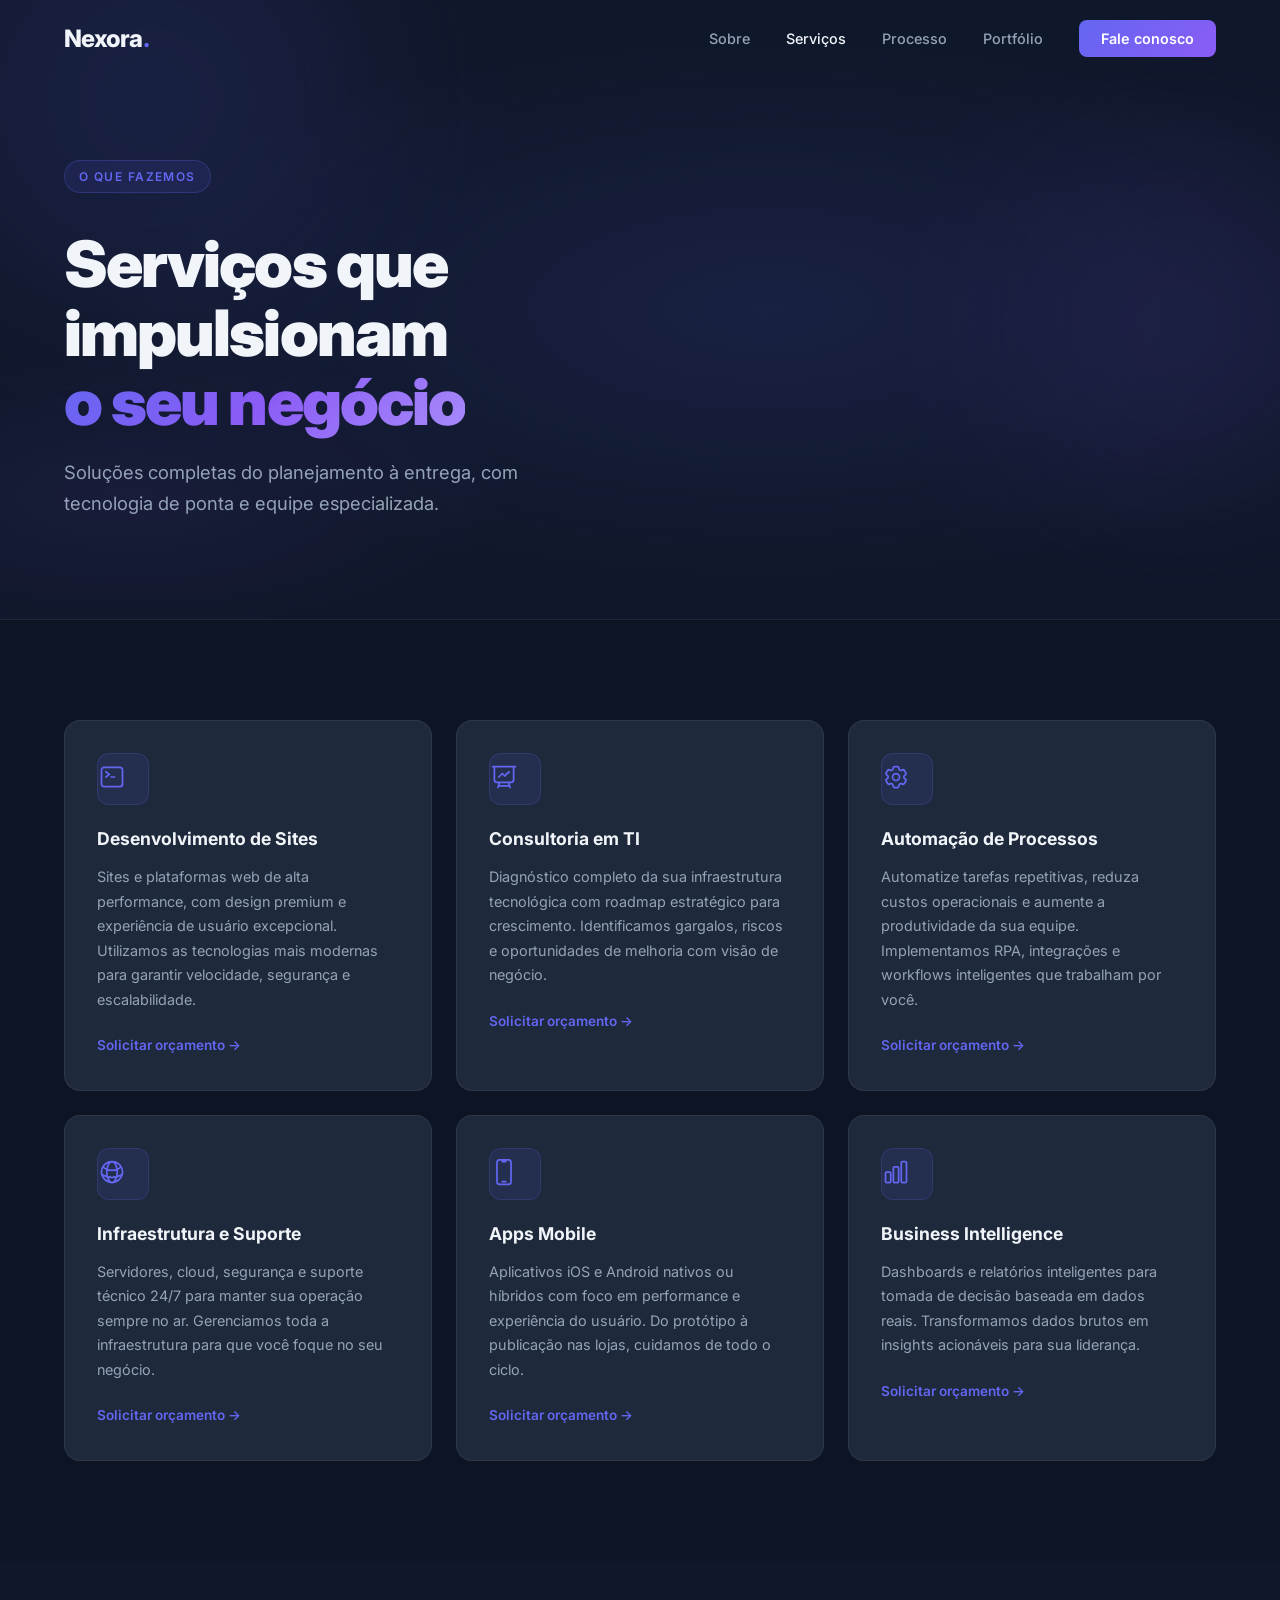
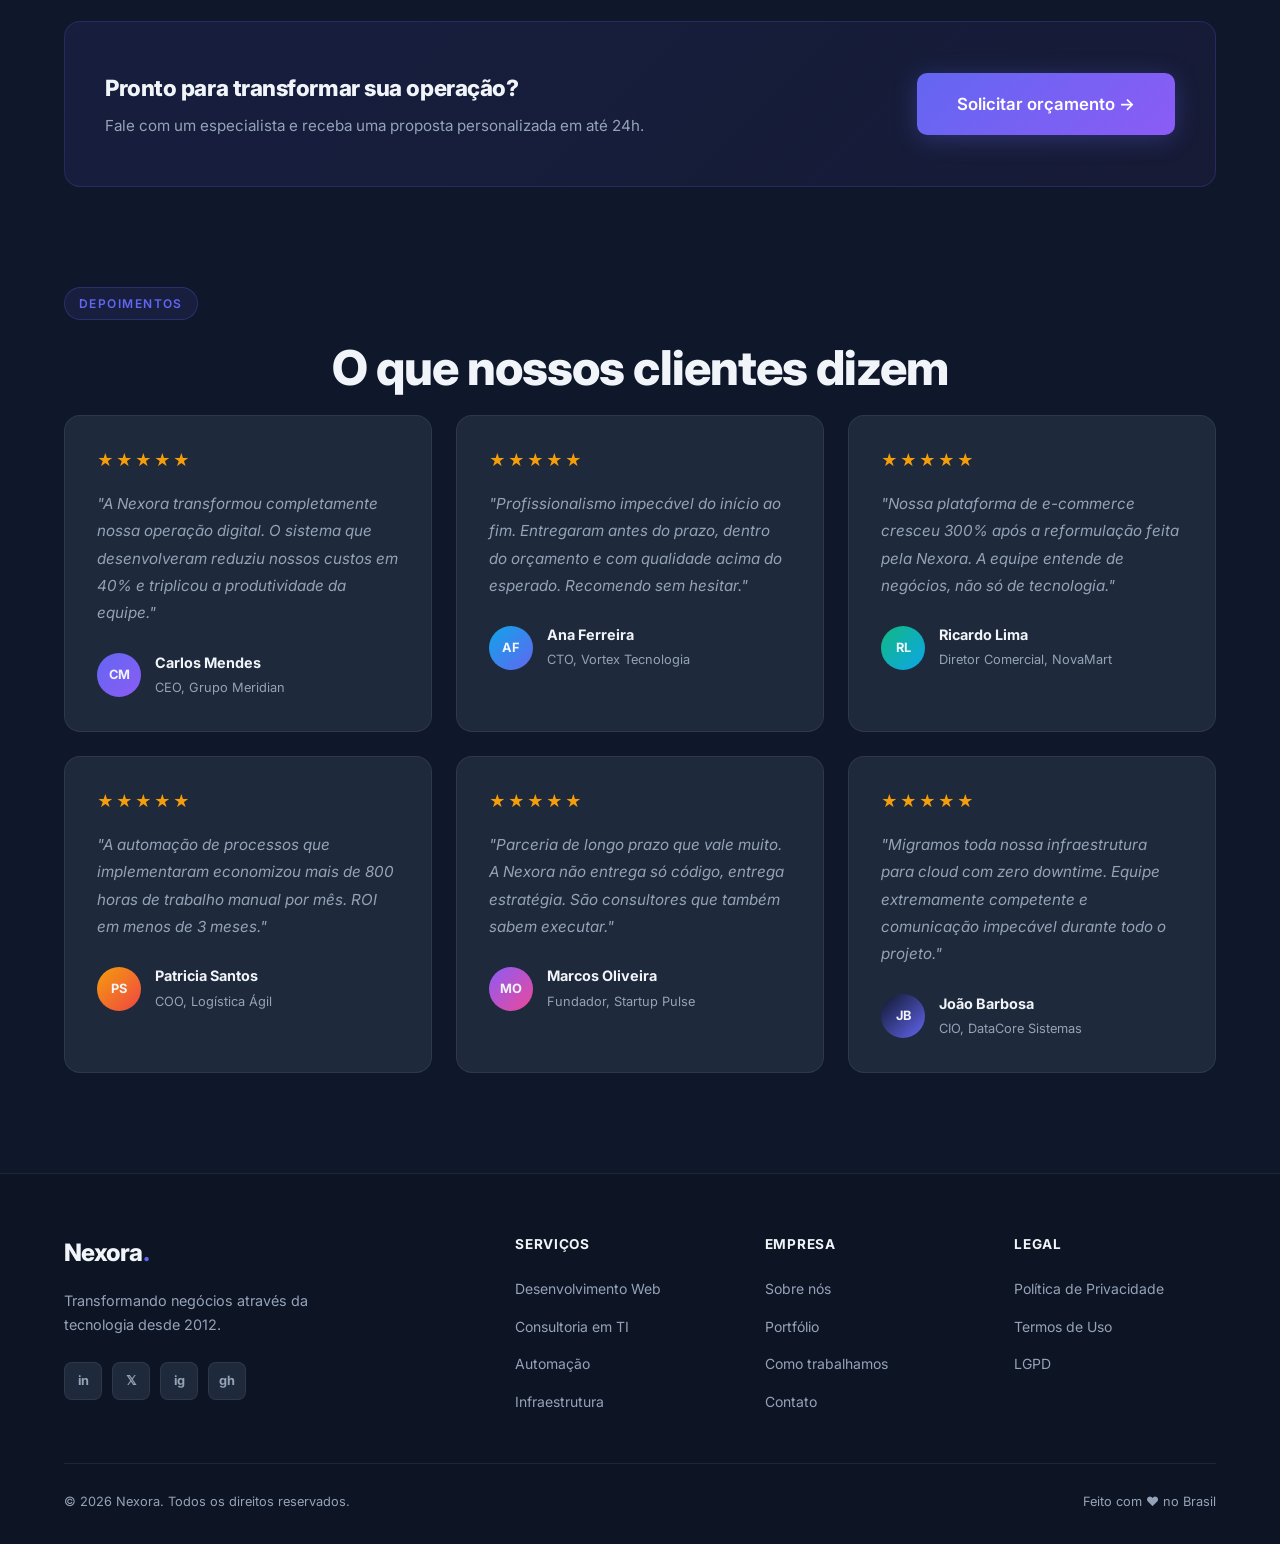
<file: servicos.html>
<!DOCTYPE html>
<html lang="pt-BR">
<head>
  <meta charset="UTF-8" />
  <meta name="viewport" content="width=device-width, initial-scale=1.0" />
  <title>Serviços — Nexora</title>
  <meta name="description" content="Desenvolvimento web, consultoria em TI, automação de processos, infraestrutura cloud, apps mobile e business intelligence." />
  <link rel="icon" type="image/svg+xml" href="data:image/svg+xml,<svg xmlns='http://www.w3.org/2000/svg' viewBox='0 0 32 32'><rect width='32' height='32' rx='8' fill='%236366f1'/><text x='50%' y='54%' dominant-baseline='middle' text-anchor='middle' font-family='Inter,sans-serif' font-weight='900' font-size='18' fill='white'>N</text></svg>" />
  <link rel="preconnect" href="https://fonts.googleapis.com" />
  <link href="https://fonts.googleapis.com/css2?family=Inter:wght@300;400;500;600;700;800;900&display=swap" rel="stylesheet" />
  <link rel="stylesheet" href="style.css" />
</head>
<body>

<nav class="nav scrolled" id="nav">
  <div class="nav-inner">
    <a href="index.html" class="logo">Nexora<span class="logo-dot">.</span></a>
    <ul class="nav-links">
      <li><a href="sobre.html">Sobre</a></li>
      <li><a href="servicos.html" class="nav-active">Serviços</a></li>
      <li><a href="processo.html">Processo</a></li>
      <li><a href="portfolio.html">Portfólio</a></li>
      <li><a href="contato.html" class="nav-cta">Fale conosco</a></li>
    </ul>
    <button class="hamburger" id="hamburger" aria-label="Menu">
      <span></span><span></span><span></span>
    </button>
  </div>
</nav>

<section class="page-hero">
  <div class="page-hero-bg">
    <div class="orb orb1"></div>
    <div class="orb orb2"></div>
  </div>
  <div class="container">
    <div class="page-hero-content fade-up">
      <div class="section-label">O que fazemos</div>
      <h1 class="page-hero-title">Serviços que impulsionam<br /><span class="gradient-text">o seu negócio</span></h1>
      <p>Soluções completas do planejamento à entrega, com tecnologia de ponta e equipe especializada.</p>
    </div>
  </div>
</section>

<section class="section servicos">
  <div class="container">
    <div class="services-grid">
      <div class="service-card fade-up">
        <div class="service-icon"><svg xmlns="http://www.w3.org/2000/svg" width="28" height="28" fill="none" viewBox="0 0 24 24" stroke-width="1.5" stroke="currentColor"><path stroke-linecap="round" stroke-linejoin="round" d="M6.75 7.5l3 2.25-3 2.25m4.5 0h3m-9 8.25h13.5A2.25 2.25 0 0 0 21 18V6a2.25 2.25 0 0 0-2.25-2.25H5.25A2.25 2.25 0 0 0 3 6v12a2.25 2.25 0 0 0 2.25 2.25Z" /></svg></div>
        <h3>Desenvolvimento de Sites</h3>
        <p>Sites e plataformas web de alta performance, com design premium e experiência de usuário excepcional. Utilizamos as tecnologias mais modernas para garantir velocidade, segurança e escalabilidade.</p>
        <a href="contato.html" class="service-link">Solicitar orçamento →</a>
      </div>
      <div class="service-card fade-up">
        <div class="service-icon"><svg xmlns="http://www.w3.org/2000/svg" width="28" height="28" fill="none" viewBox="0 0 24 24" stroke-width="1.5" stroke="currentColor"><path stroke-linecap="round" stroke-linejoin="round" d="M3.75 3v11.25A2.25 2.25 0 0 0 6 16.5h2.25M3.75 3h-1.5m1.5 0h16.5m0 0h1.5m-1.5 0v11.25A2.25 2.25 0 0 1 18 16.5h-2.25m-7.5 0h7.5m-7.5 0-1 3m8.5-3 1 3m0 0 .5 1.5m-.5-1.5h-9.5m0 0-.5 1.5m.75-9 3-3 2.148 2.148A12.061 12.061 0 0 1 16.5 7.605" /></svg></div>
        <h3>Consultoria em TI</h3>
        <p>Diagnóstico completo da sua infraestrutura tecnológica com roadmap estratégico para crescimento. Identificamos gargalos, riscos e oportunidades de melhoria com visão de negócio.</p>
        <a href="contato.html" class="service-link">Solicitar orçamento →</a>
      </div>
      <div class="service-card fade-up">
        <div class="service-icon"><svg xmlns="http://www.w3.org/2000/svg" width="28" height="28" fill="none" viewBox="0 0 24 24" stroke-width="1.5" stroke="currentColor"><path stroke-linecap="round" stroke-linejoin="round" d="M9.594 3.94c.09-.542.56-.94 1.11-.94h2.593c.55 0 1.02.398 1.11.94l.213 1.281c.063.374.313.686.645.87.074.04.147.083.22.127.325.196.72.257 1.075.124l1.217-.456a1.125 1.125 0 0 1 1.37.49l1.296 2.247a1.125 1.125 0 0 1-.26 1.431l-1.003.827c-.293.241-.438.613-.43.992a7.723 7.723 0 0 1 0 .255c-.008.378.137.75.43.991l1.004.827c.424.35.534.955.26 1.43l-1.298 2.247a1.125 1.125 0 0 1-1.369.491l-1.217-.456c-.355-.133-.75-.072-1.076.124a6.47 6.47 0 0 1-.22.128c-.331.183-.581.495-.644.869l-.213 1.281c-.09.543-.56.94-1.11.94h-2.594c-.55 0-1.019-.398-1.11-.94l-.213-1.281c-.062-.374-.312-.686-.644-.87a6.52 6.52 0 0 1-.22-.127c-.325-.196-.72-.257-1.076-.124l-1.217.456a1.125 1.125 0 0 1-1.369-.49l-1.297-2.247a1.125 1.125 0 0 1 .26-1.431l1.004-.827c.292-.24.437-.613.43-.991a6.932 6.932 0 0 1 0-.255c.007-.38-.138-.751-.43-.992l-1.004-.827a1.125 1.125 0 0 1-.26-1.43l1.297-2.247a1.125 1.125 0 0 1 1.37-.491l1.216.456c.356.133.751.072 1.076-.124.072-.044.146-.086.22-.128.332-.183.582-.495.644-.869l.214-1.28Z" /><path stroke-linecap="round" stroke-linejoin="round" d="M15 12a3 3 0 1 1-6 0 3 3 0 0 1 6 0Z" /></svg></div>
        <h3>Automação de Processos</h3>
        <p>Automatize tarefas repetitivas, reduza custos operacionais e aumente a produtividade da sua equipe. Implementamos RPA, integrações e workflows inteligentes que trabalham por você.</p>
        <a href="contato.html" class="service-link">Solicitar orçamento →</a>
      </div>
      <div class="service-card fade-up">
        <div class="service-icon"><svg xmlns="http://www.w3.org/2000/svg" width="28" height="28" fill="none" viewBox="0 0 24 24" stroke-width="1.5" stroke="currentColor"><path stroke-linecap="round" stroke-linejoin="round" d="M12 21a9.004 9.004 0 0 0 8.716-6.747M12 21a9.004 9.004 0 0 1-8.716-6.747M12 21c2.485 0 4.5-4.03 4.5-9S14.485 3 12 3m0 18c-2.485 0-4.5-4.03-4.5-9S9.515 3 12 3m0 0a8.997 8.997 0 0 1 7.843 4.582M12 3a8.997 8.997 0 0 0-7.843 4.582m15.686 0A11.953 11.953 0 0 1 12 10.5c-2.998 0-5.74-1.1-7.843-2.918m15.686 0A8.959 8.959 0 0 1 21 12c0 .778-.099 1.533-.284 2.253m0 0A17.919 17.919 0 0 1 12 16.5c-3.162 0-6.133-.815-8.716-2.247m0 0A9.015 9.015 0 0 1 3 12c0-1.605.42-3.113 1.157-4.418" /></svg></div>
        <h3>Infraestrutura e Suporte</h3>
        <p>Servidores, cloud, segurança e suporte técnico 24/7 para manter sua operação sempre no ar. Gerenciamos toda a infraestrutura para que você foque no seu negócio.</p>
        <a href="contato.html" class="service-link">Solicitar orçamento →</a>
      </div>
      <div class="service-card fade-up">
        <div class="service-icon"><svg xmlns="http://www.w3.org/2000/svg" width="28" height="28" fill="none" viewBox="0 0 24 24" stroke-width="1.5" stroke="currentColor"><path stroke-linecap="round" stroke-linejoin="round" d="M10.5 1.5H8.25A2.25 2.25 0 0 0 6 3.75v16.5a2.25 2.25 0 0 0 2.25 2.25h7.5A2.25 2.25 0 0 0 18 20.25V3.75a2.25 2.25 0 0 0-2.25-2.25H13.5m-3 0V3h3V1.5m-3 0h3m-3 18.75h3" /></svg></div>
        <h3>Apps Mobile</h3>
        <p>Aplicativos iOS e Android nativos ou híbridos com foco em performance e experiência do usuário. Do protótipo à publicação nas lojas, cuidamos de todo o ciclo.</p>
        <a href="contato.html" class="service-link">Solicitar orçamento →</a>
      </div>
      <div class="service-card fade-up">
        <div class="service-icon"><svg xmlns="http://www.w3.org/2000/svg" width="28" height="28" fill="none" viewBox="0 0 24 24" stroke-width="1.5" stroke="currentColor"><path stroke-linecap="round" stroke-linejoin="round" d="M3 13.125C3 12.504 3.504 12 4.125 12h2.25c.621 0 1.125.504 1.125 1.125v6.75C7.5 20.496 6.996 21 6.375 21h-2.25A1.125 1.125 0 0 1 3 19.875v-6.75ZM9.75 8.625c0-.621.504-1.125 1.125-1.125h2.25c.621 0 1.125.504 1.125 1.125v11.25c0 .621-.504 1.125-1.125 1.125h-2.25a1.125 1.125 0 0 1-1.125-1.125V8.625ZM16.5 4.125c0-.621.504-1.125 1.125-1.125h2.25C20.496 3 21 3.504 21 4.125v15.75c0 .621-.504 1.125-1.125 1.125h-2.25a1.125 1.125 0 0 1-1.125-1.125V4.125Z" /></svg></div>
        <h3>Business Intelligence</h3>
        <p>Dashboards e relatórios inteligentes para tomada de decisão baseada em dados reais. Transformamos dados brutos em insights acionáveis para sua liderança.</p>
        <a href="contato.html" class="service-link">Solicitar orçamento →</a>
      </div>
    </div>
  </div>
</section>

<!-- CTA INLINE -->
<div class="container">
  <div class="cta-inline fade-up">
    <div class="cta-inline-text">
      <h3>Pronto para transformar sua operação?</h3>
      <p>Fale com um especialista e receba uma proposta personalizada em até 24h.</p>
    </div>
    <a href="contato.html" class="btn btn-primary btn-lg">Solicitar orçamento →</a>
  </div>
</div>

<!-- DEPOIMENTOS -->
<section class="section depoimentos">
  <div class="container">
    <div class="section-label fade-up">Depoimentos</div>
    <h2 class="section-title text-center fade-up">O que nossos clientes dizem</h2>
    <div class="testimonials-grid">
      <div class="testimonial-card fade-up">
        <div class="stars">★★★★★</div>
        <p>"A Nexora transformou completamente nossa operação digital. O sistema que desenvolveram reduziu nossos custos em 40% e triplicou a produtividade da equipe."</p>
        <div class="testimonial-author"><div class="author-avatar" style="background:linear-gradient(135deg,#6366f1,#8b5cf6)">CM</div><div><strong>Carlos Mendes</strong><span>CEO, Grupo Meridian</span></div></div>
      </div>
      <div class="testimonial-card fade-up">
        <div class="stars">★★★★★</div>
        <p>"Profissionalismo impecável do início ao fim. Entregaram antes do prazo, dentro do orçamento e com qualidade acima do esperado. Recomendo sem hesitar."</p>
        <div class="testimonial-author"><div class="author-avatar" style="background:linear-gradient(135deg,#0ea5e9,#6366f1)">AF</div><div><strong>Ana Ferreira</strong><span>CTO, Vortex Tecnologia</span></div></div>
      </div>
      <div class="testimonial-card fade-up">
        <div class="stars">★★★★★</div>
        <p>"Nossa plataforma de e-commerce cresceu 300% após a reformulação feita pela Nexora. A equipe entende de negócios, não só de tecnologia."</p>
        <div class="testimonial-author"><div class="author-avatar" style="background:linear-gradient(135deg,#10b981,#0ea5e9)">RL</div><div><strong>Ricardo Lima</strong><span>Diretor Comercial, NovaMart</span></div></div>
      </div>
      <div class="testimonial-card fade-up">
        <div class="stars">★★★★★</div>
        <p>"A automação de processos que implementaram economizou mais de 800 horas de trabalho manual por mês. ROI em menos de 3 meses."</p>
        <div class="testimonial-author"><div class="author-avatar" style="background:linear-gradient(135deg,#f59e0b,#ef4444)">PS</div><div><strong>Patricia Santos</strong><span>COO, Logística Ágil</span></div></div>
      </div>
      <div class="testimonial-card fade-up">
        <div class="stars">★★★★★</div>
        <p>"Parceria de longo prazo que vale muito. A Nexora não entrega só código, entrega estratégia. São consultores que também sabem executar."</p>
        <div class="testimonial-author"><div class="author-avatar" style="background:linear-gradient(135deg,#8b5cf6,#ec4899)">MO</div><div><strong>Marcos Oliveira</strong><span>Fundador, Startup Pulse</span></div></div>
      </div>
      <div class="testimonial-card fade-up">
        <div class="stars">★★★★★</div>
        <p>"Migramos toda nossa infraestrutura para cloud com zero downtime. Equipe extremamente competente e comunicação impecável durante todo o projeto."</p>
        <div class="testimonial-author"><div class="author-avatar" style="background:linear-gradient(135deg,#0f172a,#6366f1)">JB</div><div><strong>João Barbosa</strong><span>CIO, DataCore Sistemas</span></div></div>
      </div>
    </div>
  </div>
</section>

<footer class="footer">
  <div class="container">
    <div class="footer-grid">
      <div class="footer-brand"><a href="index.html" class="logo">Nexora<span class="logo-dot">.</span></a><p>Transformando negócios através da tecnologia desde 2012.</p><div class="social-links"><a href="#" class="social-link">in</a><a href="#" class="social-link">𝕏</a><a href="#" class="social-link">ig</a><a href="#" class="social-link">gh</a></div></div>
      <div class="footer-col"><h4>Serviços</h4><ul><li><a href="servicos.html">Desenvolvimento Web</a></li><li><a href="servicos.html">Consultoria em TI</a></li><li><a href="servicos.html">Automação</a></li><li><a href="servicos.html">Infraestrutura</a></li></ul></div>
      <div class="footer-col"><h4>Empresa</h4><ul><li><a href="sobre.html">Sobre nós</a></li><li><a href="portfolio.html">Portfólio</a></li><li><a href="processo.html">Como trabalhamos</a></li><li><a href="contato.html">Contato</a></li></ul></div>
      <div class="footer-col"><h4>Legal</h4><ul><li><a href="#">Política de Privacidade</a></li><li><a href="#">Termos de Uso</a></li><li><a href="#">LGPD</a></li></ul></div>
    </div>
    <div class="footer-bottom"><span>© 2026 Nexora. Todos os direitos reservados.</span><span>Feito com ♥ no Brasil</span></div>
  </div>
</footer>

<script src="script.js"></script>
</body>
</html>
</file>
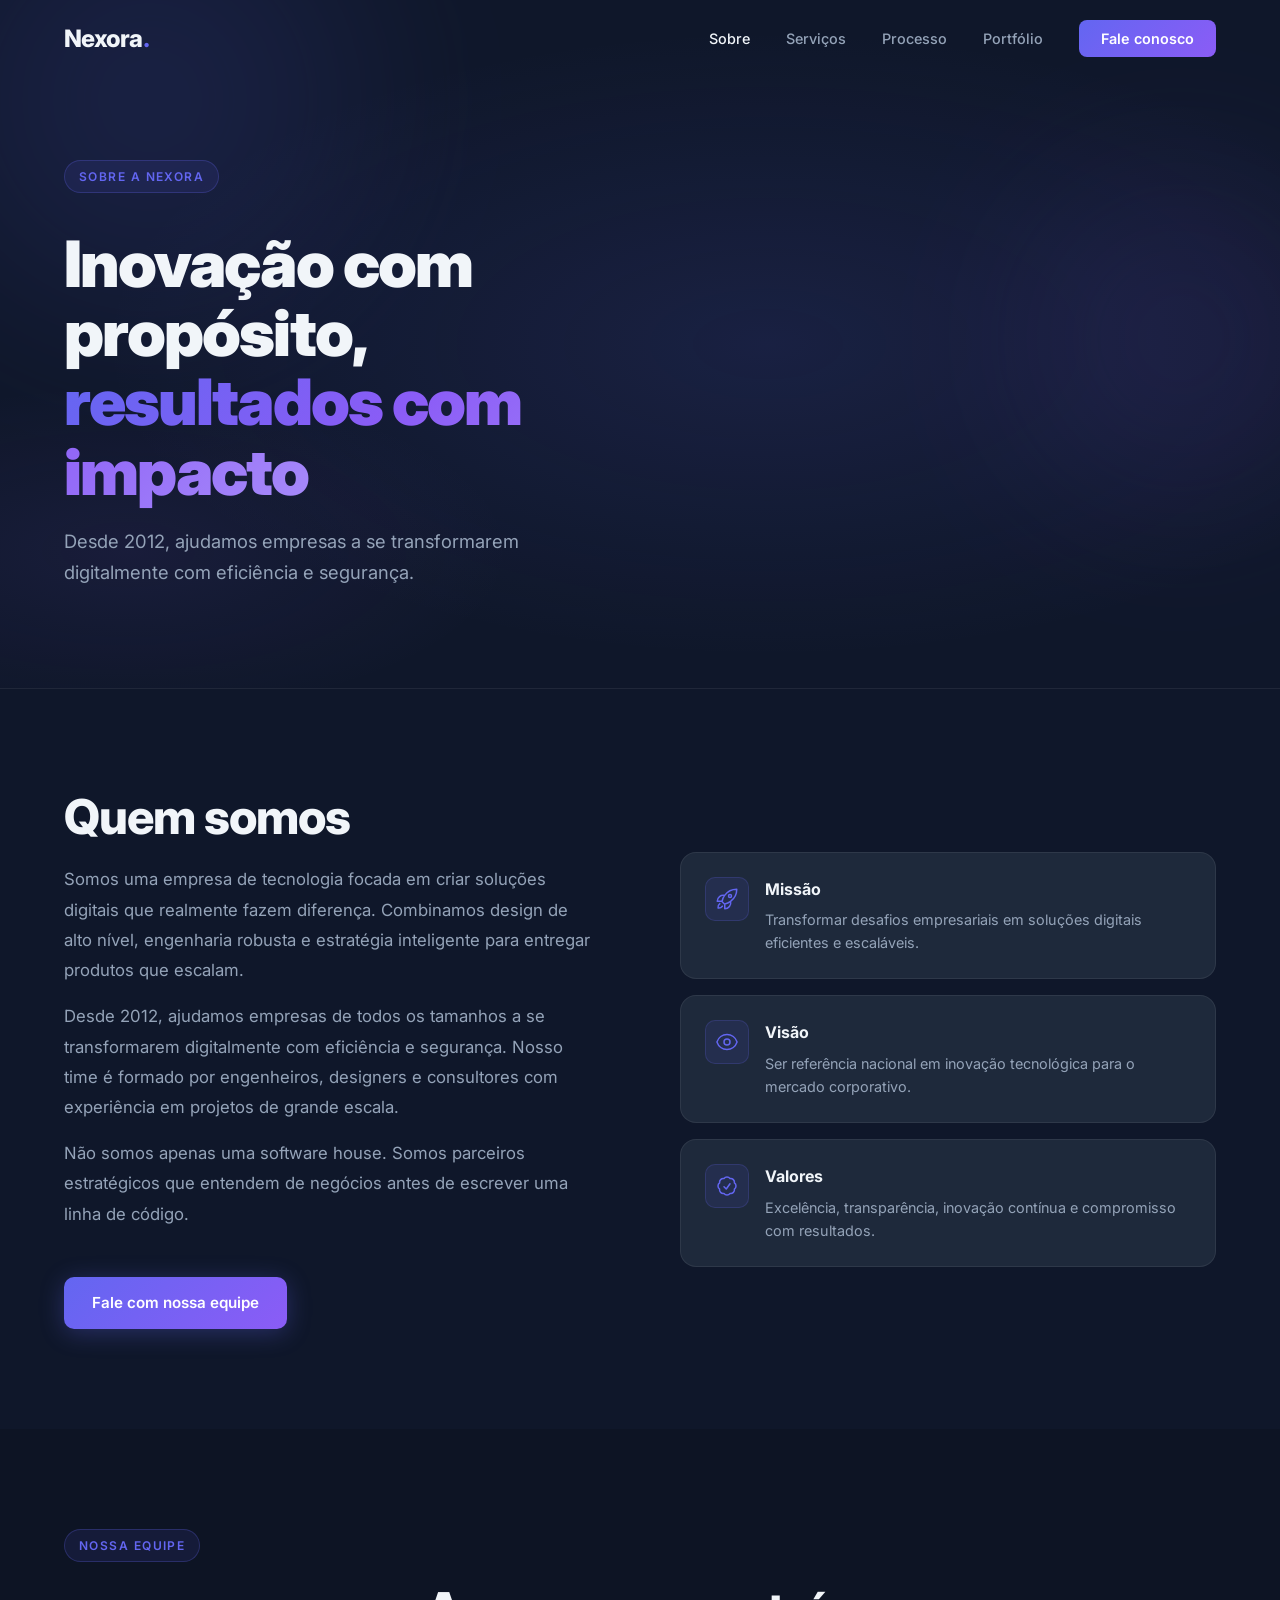
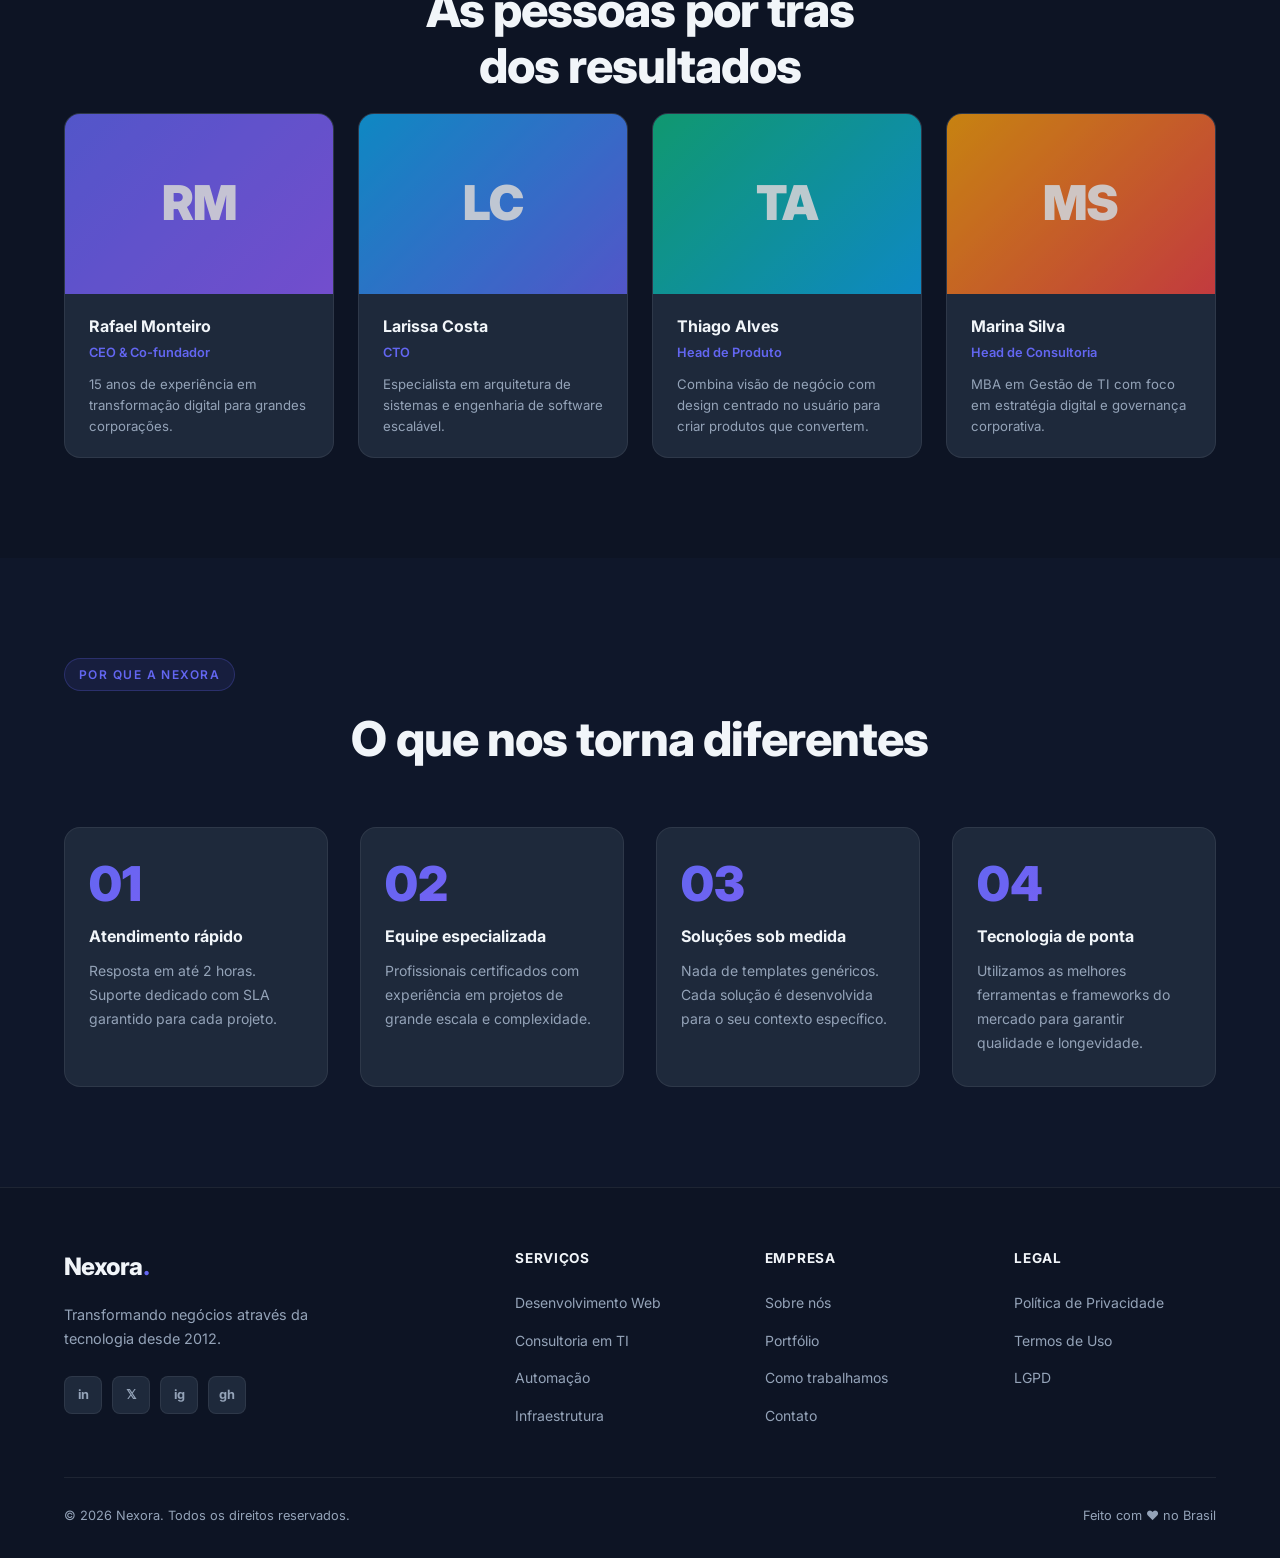
<file: sobre.html>
<!DOCTYPE html>
<html lang="pt-BR">
<head>
  <meta charset="UTF-8" />
  <meta name="viewport" content="width=device-width, initial-scale=1.0" />
  <title>Sobre — Nexora</title>
  <meta name="description" content="Conheça a Nexora: nossa missão, visão, valores e o que nos torna diferentes no mercado de tecnologia corporativa." />
  <link rel="icon" type="image/svg+xml" href="data:image/svg+xml,<svg xmlns='http://www.w3.org/2000/svg' viewBox='0 0 32 32'><rect width='32' height='32' rx='8' fill='%236366f1'/><text x='50%' y='54%' dominant-baseline='middle' text-anchor='middle' font-family='Inter,sans-serif' font-weight='900' font-size='18' fill='white'>N</text></svg>" />
  <link rel="preconnect" href="https://fonts.googleapis.com" />
  <link href="https://fonts.googleapis.com/css2?family=Inter:wght@300;400;500;600;700;800;900&display=swap" rel="stylesheet" />
  <link rel="stylesheet" href="style.css" />
</head>
<body>

<nav class="nav scrolled" id="nav">
  <div class="nav-inner">
    <a href="index.html" class="logo">Nexora<span class="logo-dot">.</span></a>
    <ul class="nav-links">
      <li><a href="sobre.html" class="nav-active">Sobre</a></li>
      <li><a href="servicos.html">Serviços</a></li>
      <li><a href="processo.html">Processo</a></li>
      <li><a href="portfolio.html">Portfólio</a></li>
      <li><a href="contato.html" class="nav-cta">Fale conosco</a></li>
    </ul>
    <button class="hamburger" id="hamburger" aria-label="Menu">
      <span></span><span></span><span></span>
    </button>
  </div>
</nav>

<!-- PAGE HERO -->
<section class="page-hero">
  <div class="page-hero-bg">
    <div class="orb orb1"></div>
    <div class="orb orb2"></div>
  </div>
  <div class="container">
    <div class="page-hero-content fade-up">
      <div class="section-label">Sobre a Nexora</div>
      <h1 class="page-hero-title">Inovação com propósito,<br /><span class="gradient-text">resultados com impacto</span></h1>
      <p>Desde 2012, ajudamos empresas a se transformarem digitalmente com eficiência e segurança.</p>
    </div>
  </div>
</section>

<!-- SOBRE -->
<section class="section sobre">
  <div class="container">
    <div class="sobre-grid">
      <div class="sobre-text fade-up">
        <h2 class="section-title">Quem somos</h2>
        <p>Somos uma empresa de tecnologia focada em criar soluções digitais que realmente fazem diferença. Combinamos design de alto nível, engenharia robusta e estratégia inteligente para entregar produtos que escalam.</p>
        <p>Desde 2012, ajudamos empresas de todos os tamanhos a se transformarem digitalmente com eficiência e segurança. Nosso time é formado por engenheiros, designers e consultores com experiência em projetos de grande escala.</p>
        <p>Não somos apenas uma software house. Somos parceiros estratégicos que entendem de negócios antes de escrever uma linha de código.</p>
        <a href="contato.html" class="btn btn-primary" style="margin-top:2rem">Fale com nossa equipe</a>
      </div>
      <div class="sobre-cards fade-up">
        <div class="mvv-card">
          <div class="mvv-icon"><svg xmlns="http://www.w3.org/2000/svg" width="24" height="24" fill="none" viewBox="0 0 24 24" stroke-width="1.5" stroke="currentColor"><path stroke-linecap="round" stroke-linejoin="round" d="M15.59 14.37a6 6 0 0 1-5.84 7.38v-4.8m5.84-2.58a14.98 14.98 0 0 0 6.16-12.12A14.98 14.98 0 0 0 9.631 8.41m5.96 5.96a14.926 14.926 0 0 1-5.841 2.58m-.119-8.54a6 6 0 0 0-7.381 5.84h4.8m2.581-5.84a14.927 14.927 0 0 0-2.58 5.84m2.699 2.7c-.103.021-.207.041-.311.06a15.09 15.09 0 0 1-2.448-2.448 14.9 14.9 0 0 1 .06-.312m-2.24 2.39a4.493 4.493 0 0 0-1.757 4.306 4.493 4.493 0 0 0 4.306-1.758M16.5 9a1.5 1.5 0 1 1-3 0 1.5 1.5 0 0 1 3 0Z" /></svg></div>
          <div><h3>Missão</h3><p>Transformar desafios empresariais em soluções digitais eficientes e escaláveis.</p></div>
        </div>
        <div class="mvv-card">
          <div class="mvv-icon"><svg xmlns="http://www.w3.org/2000/svg" width="24" height="24" fill="none" viewBox="0 0 24 24" stroke-width="1.5" stroke="currentColor"><path stroke-linecap="round" stroke-linejoin="round" d="M2.036 12.322a1.012 1.012 0 0 1 0-.639C3.423 7.51 7.36 4.5 12 4.5c4.638 0 8.573 3.007 9.963 7.178.07.207.07.431 0 .639C20.577 16.49 16.64 19.5 12 19.5c-4.638 0-8.573-3.007-9.963-7.178Z" /><path stroke-linecap="round" stroke-linejoin="round" d="M15 12a3 3 0 1 1-6 0 3 3 0 0 1 6 0Z" /></svg></div>
          <div><h3>Visão</h3><p>Ser referência nacional em inovação tecnológica para o mercado corporativo.</p></div>
        </div>
        <div class="mvv-card">
          <div class="mvv-icon"><svg xmlns="http://www.w3.org/2000/svg" width="24" height="24" fill="none" viewBox="0 0 24 24" stroke-width="1.5" stroke="currentColor"><path stroke-linecap="round" stroke-linejoin="round" d="M9 12.75 11.25 15 15 9.75M21 12c0 1.268-.63 2.39-1.593 3.068a3.745 3.745 0 0 1-1.043 3.296 3.745 3.745 0 0 1-3.296 1.043A3.745 3.745 0 0 1 12 21c-1.268 0-2.39-.63-3.068-1.593a3.746 3.746 0 0 1-3.296-1.043 3.745 3.745 0 0 1-1.043-3.296A3.745 3.745 0 0 1 3 12c0-1.268.63-2.39 1.593-3.068a3.745 3.745 0 0 1 1.043-3.296 3.746 3.746 0 0 1 3.296-1.043A3.746 3.746 0 0 1 12 3c1.268 0 2.39.63 3.068 1.593a3.746 3.746 0 0 1 3.296 1.043 3.746 3.746 0 0 1 1.043 3.296A3.745 3.745 0 0 1 21 12Z" /></svg></div>
          <div><h3>Valores</h3><p>Excelência, transparência, inovação contínua e compromisso com resultados.</p></div>
        </div>
      </div>
    </div>
  </div>
</section>

<!-- EQUIPE -->
<section class="section equipe">
  <div class="container">
    <div class="section-label fade-up">Nossa equipe</div>
    <h2 class="section-title text-center fade-up">As pessoas por trás<br />dos resultados</h2>
    <div class="equipe-grid">
      <div class="equipe-card fade-up">
        <div class="equipe-avatar" style="background:linear-gradient(135deg,#6366f1,#8b5cf6)">RM</div>
        <div class="equipe-info">
          <h3>Rafael Monteiro</h3>
          <span class="equipe-role">CEO & Co-fundador</span>
          <p>15 anos de experiência em transformação digital para grandes corporações.</p>
        </div>
      </div>
      <div class="equipe-card fade-up">
        <div class="equipe-avatar" style="background:linear-gradient(135deg,#0ea5e9,#6366f1)">LC</div>
        <div class="equipe-info">
          <h3>Larissa Costa</h3>
          <span class="equipe-role">CTO</span>
          <p>Especialista em arquitetura de sistemas e engenharia de software escalável.</p>
        </div>
      </div>
      <div class="equipe-card fade-up">
        <div class="equipe-avatar" style="background:linear-gradient(135deg,#10b981,#0ea5e9)">TA</div>
        <div class="equipe-info">
          <h3>Thiago Alves</h3>
          <span class="equipe-role">Head de Produto</span>
          <p>Combina visão de negócio com design centrado no usuário para criar produtos que convertem.</p>
        </div>
      </div>
      <div class="equipe-card fade-up">
        <div class="equipe-avatar" style="background:linear-gradient(135deg,#f59e0b,#ef4444)">MS</div>
        <div class="equipe-info">
          <h3>Marina Silva</h3>
          <span class="equipe-role">Head de Consultoria</span>
          <p>MBA em Gestão de TI com foco em estratégia digital e governança corporativa.</p>
        </div>
      </div>
    </div>
  </div>
</section>

<!-- DIFERENCIAIS -->
<section class="section diferenciais">
  <div class="container">
    <div class="section-label fade-up">Por que a Nexora</div>
    <h2 class="section-title text-center fade-up">O que nos torna diferentes</h2>
    <div class="diff-grid">
      <div class="diff-item fade-up">
        <div class="diff-num">01</div>
        <h3>Atendimento rápido</h3>
        <p>Resposta em até 2 horas. Suporte dedicado com SLA garantido para cada projeto.</p>
      </div>
      <div class="diff-item fade-up">
        <div class="diff-num">02</div>
        <h3>Equipe especializada</h3>
        <p>Profissionais certificados com experiência em projetos de grande escala e complexidade.</p>
      </div>
      <div class="diff-item fade-up">
        <div class="diff-num">03</div>
        <h3>Soluções sob medida</h3>
        <p>Nada de templates genéricos. Cada solução é desenvolvida para o seu contexto específico.</p>
      </div>
      <div class="diff-item fade-up">
        <div class="diff-num">04</div>
        <h3>Tecnologia de ponta</h3>
        <p>Utilizamos as melhores ferramentas e frameworks do mercado para garantir qualidade e longevidade.</p>
      </div>
    </div>
  </div>
</section>

<footer class="footer">
  <div class="container">
    <div class="footer-grid">
      <div class="footer-brand">
        <a href="index.html" class="logo">Nexora<span class="logo-dot">.</span></a>
        <p>Transformando negócios através da tecnologia desde 2012.</p>
        <div class="social-links">
          <a href="#" aria-label="LinkedIn" class="social-link">in</a>
          <a href="#" aria-label="Twitter" class="social-link">𝕏</a>
          <a href="#" aria-label="Instagram" class="social-link">ig</a>
          <a href="#" aria-label="GitHub" class="social-link">gh</a>
        </div>
      </div>
      <div class="footer-col"><h4>Serviços</h4><ul>
        <li><a href="servicos.html">Desenvolvimento Web</a></li>
        <li><a href="servicos.html">Consultoria em TI</a></li>
        <li><a href="servicos.html">Automação</a></li>
        <li><a href="servicos.html">Infraestrutura</a></li>
      </ul></div>
      <div class="footer-col"><h4>Empresa</h4><ul>
        <li><a href="sobre.html">Sobre nós</a></li>
        <li><a href="portfolio.html">Portfólio</a></li>
        <li><a href="processo.html">Como trabalhamos</a></li>
        <li><a href="contato.html">Contato</a></li>
      </ul></div>
      <div class="footer-col"><h4>Legal</h4><ul>
        <li><a href="#">Política de Privacidade</a></li>
        <li><a href="#">Termos de Uso</a></li>
        <li><a href="#">LGPD</a></li>
      </ul></div>
    </div>
    <div class="footer-bottom">
      <span>© 2026 Nexora. Todos os direitos reservados.</span>
      <span>Feito com ♥ no Brasil</span>
    </div>
  </div>
</footer>

<script src="script.js"></script>
</body>
</html>
</file>
<file: style.css>
/* ===== SVG ICONS ===== */
.service-icon svg,
.mvv-icon svg,
.metrica-icon svg,
.info-icon svg {
  color: var(--accent);
}

.metrica-icon svg { color: var(--neon); }

.service-icon {
  width: 52px;
  height: 52px;
  background: rgba(99,102,241,0.1);
  border: 1px solid rgba(99,102,241,0.2);
  border-radius: 12px;
  display: flex;
  align-items: center;
  justify-content: center;
  margin-bottom: 20px;
  transition: var(--transition);
}

.service-card:hover .service-icon {
  background: rgba(99,102,241,0.2);
  border-color: rgba(99,102,241,0.4);
}

.mvv-icon {
  width: 44px;
  height: 44px;
  background: rgba(99,102,241,0.1);
  border: 1px solid rgba(99,102,241,0.2);
  border-radius: 10px;
  display: flex;
  align-items: center;
  justify-content: center;
  flex-shrink: 0;
}

.metrica-icon {
  width: 48px;
  height: 48px;
  background: rgba(129,140,248,0.1);
  border: 1px solid rgba(129,140,248,0.2);
  border-radius: 12px;
  display: flex;
  align-items: center;
  justify-content: center;
  margin-bottom: 16px;
}

/* ===== WHATSAPP ===== */
.whatsapp-link {
  font-size: 0.9rem;
  color: #25d366;
  font-weight: 600;
  transition: var(--transition);
}

.whatsapp-link:hover { color: #1ebe5d; letter-spacing: 0.01em; }

/* ===== PAGE TRANSITIONS ===== */
html { scroll-behavior: smooth; }

.page-exit {
  animation: pageOut 0.25s ease forwards;
}

@keyframes pageOut {
  to { opacity: 0; transform: translateY(-8px); }
}

/* ===== PAGE HERO (páginas internas) ===== */
.page-hero {
  padding: 160px 0 100px;
  position: relative;
  overflow: hidden;
  border-bottom: 1px solid var(--border);
}

.page-hero-bg {
  position: absolute;
  inset: 0;
  overflow: hidden;
  background:
    radial-gradient(ellipse 80% 70% at 60% 50%, rgba(99,102,241,0.12) 0%, transparent 65%),
    radial-gradient(ellipse 50% 40% at 10% 80%, rgba(139,92,246,0.08) 0%, transparent 60%),
    var(--bg);
}

.page-hero-bg .orb { position: absolute; }

.page-hero-content {
  position: relative;
  z-index: 1;
  max-width: 700px;
}

.page-hero-title {
  font-size: clamp(2.6rem, 5vw, 4.2rem);
  font-weight: 900;
  line-height: 1.08;
  letter-spacing: -0.03em;
  margin: 16px 0 20px;
}

.page-hero-content p {
  font-size: 1.15rem;
  color: var(--text-muted);
  line-height: 1.7;
  max-width: 520px;
}

/* nav active state for inner pages */
.nav-active { color: var(--text) !important; }

/* ===== EQUIPE ===== */
.equipe { background: var(--bg2); }

.equipe-grid {
  display: grid;
  grid-template-columns: repeat(4, 1fr);
  gap: 24px;
}

.equipe-card {
  background: var(--surface);
  border: 1px solid var(--border);
  border-radius: var(--radius);
  overflow: hidden;
  transition: var(--transition);
}

.equipe-card:hover {
  border-color: rgba(99,102,241,0.3);
  transform: translateY(-4px);
  box-shadow: 0 16px 48px rgba(0,0,0,0.25);
}

.equipe-avatar {
  height: 180px;
  display: flex;
  align-items: center;
  justify-content: center;
  font-size: 3rem;
  font-weight: 900;
  letter-spacing: -0.02em;
  color: rgba(255,255,255,0.9);
  position: relative;
  overflow: hidden;
}

.equipe-avatar::after {
  content: '';
  position: absolute;
  inset: 0;
  background: rgba(15,23,42,0.2);
}

.equipe-info {
  padding: 20px 24px;
}

.equipe-info h3 {
  font-size: 1rem;
  font-weight: 700;
  margin-bottom: 4px;
}

.equipe-role {
  font-size: 0.8rem;
  color: var(--accent);
  font-weight: 600;
  margin-bottom: 10px;
  display: block;
}

.equipe-info p {
  font-size: 0.825rem;
  color: var(--text-muted);
  line-height: 1.6;
}

/* ===== CTA INLINE (serviços) ===== */
.cta-inline {
  background: linear-gradient(135deg, rgba(99,102,241,0.1), rgba(139,92,246,0.06));
  border: 1px solid rgba(99,102,241,0.2);
  border-radius: var(--radius);
  padding: 48px 40px;
  display: flex;
  align-items: center;
  justify-content: space-between;
  gap: 32px;
  margin: 60px 0 0;
}

.cta-inline-text h3 {
  font-size: 1.4rem;
  font-weight: 800;
  margin-bottom: 8px;
  letter-spacing: -0.02em;
}

.cta-inline-text p {
  font-size: 0.95rem;
  color: var(--text-muted);
}

.email-warn {
  font-size: 0.78rem;
  color: #f59e0b;
  margin-top: 4px;
  display: block;
}

/* ===== SHIMMER TEXT ===== */
.shimmer-text {
  background: linear-gradient(90deg, var(--accent) 0%, var(--accent2) 30%, #a78bfa 50%, var(--accent2) 70%, var(--accent) 100%);
  background-size: 200% auto;
  -webkit-background-clip: text;
  -webkit-text-fill-color: transparent;
  background-clip: text;
  animation: shimmer 4s linear infinite;
}

@keyframes shimmer {
  0% { background-position: 0% center; }
  100% { background-position: 200% center; }
}

/* ===== TRUST BAR ===== */
.trust-bar {
  background: var(--bg2);
  border-top: 1px solid var(--border);
  border-bottom: 1px solid var(--border);
  padding: 20px 0;
  overflow: hidden;
}

.trust-inner {
  display: flex;
  align-items: center;
  gap: 40px;
  max-width: 1200px;
  margin: 0 auto;
  padding: 0 24px;
}

.trust-label {
  font-size: 0.75rem;
  font-weight: 600;
  letter-spacing: 0.1em;
  text-transform: uppercase;
  color: var(--text-muted);
  white-space: nowrap;
  flex-shrink: 0;
}

.trust-track-wrap {
  overflow: hidden;
  flex: 1;
  mask-image: linear-gradient(90deg, transparent, black 10%, black 90%, transparent);
  -webkit-mask-image: linear-gradient(90deg, transparent, black 10%, black 90%, transparent);
}

.trust-track {
  display: flex;
  gap: 60px;
  animation: trustScroll 20s linear infinite;
  width: max-content;
}

.trust-track span {
  font-size: 0.9rem;
  font-weight: 700;
  color: var(--text-muted);
  white-space: nowrap;
  letter-spacing: 0.02em;
  transition: color 0.3s;
}

.trust-track span:hover { color: var(--text); }

@keyframes trustScroll {
  0% { transform: translateX(0); }
  100% { transform: translateX(-50%); }
}

/* ===== PORTFOLIO FILTERS ===== */
.portfolio-filters {
  display: flex;
  gap: 10px;
  justify-content: center;
  flex-wrap: wrap;
  margin-bottom: 40px;
}

.filter-btn {
  padding: 8px 22px;
  border-radius: 100px;
  font-size: 0.85rem;
  font-weight: 600;
  cursor: pointer;
  border: 1px solid var(--border);
  background: transparent;
  color: var(--text-muted);
  transition: var(--transition);
}

.filter-btn:hover { border-color: rgba(99,102,241,0.4); color: var(--text); }

.filter-btn.active {
  background: linear-gradient(135deg, var(--accent), var(--accent2));
  border-color: transparent;
  color: #fff;
  box-shadow: 0 4px 16px var(--accent-glow);
}

.portfolio-card.hidden {
  display: none;
}

.portfolio-card.filter-out {
  opacity: 0;
  transform: scale(0.92) translateY(10px);
  pointer-events: none;
}

/* ===== GLASSMORPHISM HOVER ===== */
.service-card:hover {
  background: rgba(30,41,59,0.7);
  backdrop-filter: blur(12px);
  -webkit-backdrop-filter: blur(12px);
}

/* ===== RESET & BASE ===== */
/* NOTE: este bloco está posicionado aqui por ordem de adição.
   Funcionalmente não há impacto — CSS resolve :root e variáveis globalmente. */
*, *::before, *::after { box-sizing: border-box; margin: 0; padding: 0; }

:root {
  --bg: #0F172A;
  --bg2: #0d1424;
  --surface: #1E293B;
  --surface2: #263348;
  --border: rgba(255,255,255,0.07);
  --text: #F1F5F9;
  --text-muted: #94A3B8;
  --accent: #6366F1;
  --accent2: #8B5CF6;
  --accent-glow: rgba(99,102,241,0.3);
  --neon: #818CF8;
  --radius: 16px;
  --radius-sm: 10px;
  --transition: 0.3s cubic-bezier(0.4,0,0.2,1);
}

html { scroll-behavior: smooth; }

body {
  font-family: 'Inter', sans-serif;
  background: var(--bg);
  color: var(--text);
  line-height: 1.6;
  overflow-x: hidden;
}

@media (max-width: 768px) {
  body { animation: none; opacity: 1; }
}

a { text-decoration: none; color: inherit; }
ul { list-style: none; }
img { max-width: 100%; }

.container {
  max-width: 1200px;
  margin: 0 auto;
  padding: 0 24px;
}

.section { padding: 100px 0; }

.gradient-text {
  background: linear-gradient(135deg, var(--accent), var(--accent2), #a78bfa);
  -webkit-background-clip: text;
  -webkit-text-fill-color: transparent;
  background-clip: text;
}

.section-label {
  display: inline-flex;
  align-items: center;
  gap: 8px;
  font-size: 0.75rem;
  font-weight: 600;
  letter-spacing: 0.12em;
  text-transform: uppercase;
  color: var(--accent);
  background: rgba(99,102,241,0.1);
  border: 1px solid rgba(99,102,241,0.25);
  padding: 6px 14px;
  border-radius: 100px;
  margin-bottom: 20px;
}

.section-title {
  font-size: clamp(2rem, 4vw, 3rem);
  font-weight: 800;
  line-height: 1.15;
  letter-spacing: -0.02em;
  margin-bottom: 20px;
}

.section-sub {
  font-size: 1.1rem;
  color: var(--text-muted);
  max-width: 560px;
  margin: 0 auto 60px;
}

.text-center { text-align: center; }

/* ===== BUTTONS ===== */
.btn {
  display: inline-flex;
  align-items: center;
  gap: 8px;
  padding: 14px 28px;
  border-radius: 10px;
  font-size: 0.95rem;
  font-weight: 600;
  cursor: pointer;
  border: none;
  transition: var(--transition);
  position: relative;
  overflow: hidden;
}

.btn::before {
  content: '';
  position: absolute;
  inset: 0;
  background: rgba(255,255,255,0.08);
  opacity: 0;
  transition: var(--transition);
}

.btn:hover::before { opacity: 1; }

.btn-primary {
  background: linear-gradient(135deg, var(--accent), var(--accent2));
  color: #fff;
  box-shadow: 0 4px 24px var(--accent-glow);
}

.btn-primary:hover {
  transform: translateY(-2px);
  box-shadow: 0 8px 32px rgba(99,102,241,0.5);
}

.btn-ghost {
  background: transparent;
  color: var(--text);
  border: 1px solid var(--border);
}

.btn-ghost:hover {
  border-color: rgba(255,255,255,0.2);
  transform: translateY(-2px);
}

.btn-lg { padding: 18px 40px; font-size: 1.05rem; }
.btn-full { width: 100%; justify-content: center; }

/* ===== NAV ===== */
.nav {
  position: fixed;
  top: 0; left: 0; right: 0;
  z-index: 1000;
  padding: 20px 0;
  transition: var(--transition);
}

.nav.scrolled {
  background: rgba(15,23,42,0.85);
  backdrop-filter: blur(20px);
  -webkit-backdrop-filter: blur(20px);
  border-bottom: 1px solid var(--border);
  padding: 14px 0;
}

.nav-inner {
  max-width: 1200px;
  margin: 0 auto;
  padding: 0 24px;
  display: flex;
  align-items: center;
  justify-content: space-between;
}

.logo {
  font-size: 1.5rem;
  font-weight: 800;
  letter-spacing: -0.03em;
  color: var(--text);
}

.logo-dot { color: var(--accent); }

.nav-links {
  display: flex;
  align-items: center;
  gap: 36px;
}

.nav-links a {
  font-size: 0.9rem;
  font-weight: 500;
  color: var(--text-muted);
  transition: var(--transition);
}

.nav-links a:hover { color: var(--text); }

.nav-cta {
  background: linear-gradient(135deg, var(--accent), var(--accent2)) !important;
  color: #fff !important;
  padding: 10px 22px;
  border-radius: 8px;
  font-weight: 600 !important;
}

.nav-cta:hover { opacity: 0.9; transform: translateY(-1px); }

.hamburger {
  display: none;
  flex-direction: column;
  gap: 5px;
  background: none;
  border: none;
  cursor: pointer;
  padding: 4px;
}

.hamburger span {
  display: block;
  width: 24px;
  height: 2px;
  background: var(--text);
  border-radius: 2px;
  transition: var(--transition);
}

/* ===== HERO ===== */
.hero {
  min-height: 100vh;
  display: flex;
  align-items: center;
  justify-content: center;
  position: relative;
  overflow: hidden;
  padding: 120px 24px 80px;
}

.hero-bg {
  position: absolute;
  inset: 0;
  background: radial-gradient(ellipse 80% 60% at 50% -10%, rgba(99,102,241,0.18) 0%, transparent 70%),
              radial-gradient(ellipse 60% 40% at 80% 80%, rgba(139,92,246,0.1) 0%, transparent 60%),
              var(--bg);
}

.orb {
  position: absolute;
  border-radius: 50%;
  filter: blur(80px);
  opacity: 0.4;
  animation: float 8s ease-in-out infinite;
}

.orb1 {
  width: 500px; height: 500px;
  background: radial-gradient(circle, rgba(99,102,241,0.4), transparent);
  top: -150px; left: -100px;
  animation-delay: 0s;
}

.orb2 {
  width: 400px; height: 400px;
  background: radial-gradient(circle, rgba(139,92,246,0.3), transparent);
  top: 20%; right: -100px;
  animation-delay: -3s;
}

.orb3 {
  width: 300px; height: 300px;
  background: radial-gradient(circle, rgba(14,165,233,0.2), transparent);
  bottom: 10%; left: 30%;
  animation-delay: -6s;
}

@keyframes float {
  0%, 100% { transform: translateY(0) scale(1); }
  50% { transform: translateY(-30px) scale(1.05); }
}

#particles {
  position: absolute;
  inset: 0;
  width: 100%; height: 100%;
}

.hero-content {
  position: relative;
  z-index: 2;
  text-align: center;
  max-width: 800px;
}

.hero-badge {
  display: inline-flex;
  align-items: center;
  gap: 8px;
  font-size: 0.8rem;
  font-weight: 600;
  letter-spacing: 0.08em;
  color: var(--neon);
  background: rgba(99,102,241,0.1);
  border: 1px solid rgba(99,102,241,0.3);
  padding: 8px 18px;
  border-radius: 100px;
  margin-bottom: 28px;
}

.hero-title {
  font-size: clamp(2.8rem, 6vw, 5rem);
  font-weight: 900;
  line-height: 1.08;
  letter-spacing: -0.03em;
  margin-bottom: 24px;
}

.hero-sub {
  font-size: 1.2rem;
  color: var(--text-muted);
  max-width: 560px;
  margin: 0 auto 40px;
  line-height: 1.7;
}

.hero-actions {
  display: flex;
  gap: 16px;
  justify-content: center;
  flex-wrap: wrap;
  margin-bottom: 64px;
}

.hero-stats {
  display: flex;
  align-items: center;
  justify-content: center;
  gap: 40px;
  flex-wrap: wrap;
}

.stat { text-align: center; }

.stat-num {
  display: block;
  font-size: 2rem;
  font-weight: 800;
  background: linear-gradient(135deg, #fff, var(--neon));
  -webkit-background-clip: text;
  -webkit-text-fill-color: transparent;
  background-clip: text;
}

.stat-label {
  font-size: 0.8rem;
  color: var(--text-muted);
  font-weight: 500;
}

.stat-divider {
  width: 1px;
  height: 40px;
  background: var(--border);
}

.hero-scroll {
  position: absolute;
  bottom: 32px;
  left: 50%;
  transform: translateX(-50%);
  z-index: 2;
}

.scroll-indicator {
  width: 24px;
  height: 40px;
  border: 2px solid rgba(255,255,255,0.2);
  border-radius: 12px;
  position: relative;
}

.scroll-indicator::after {
  content: '';
  position: absolute;
  top: 6px;
  left: 50%;
  transform: translateX(-50%);
  width: 4px;
  height: 8px;
  background: var(--accent);
  border-radius: 2px;
  animation: scrollDown 2s ease-in-out infinite;
}

@keyframes scrollDown {
  0% { top: 6px; opacity: 1; }
  100% { top: 22px; opacity: 0; }
}

/* ===== SOBRE ===== */
.sobre { background: var(--bg); }

.sobre-grid {
  display: grid;
  grid-template-columns: 1fr 1fr;
  gap: 80px;
  align-items: center;
}

.sobre-text p {
  color: var(--text-muted);
  margin-bottom: 16px;
  font-size: 1.05rem;
  line-height: 1.8;
}

.sobre-cards {
  display: grid;
  grid-template-columns: 1fr;
  gap: 16px;
}

.mvv-card {
  background: var(--surface);
  border: 1px solid var(--border);
  border-radius: var(--radius);
  padding: 24px;
  display: flex;
  gap: 16px;
  align-items: flex-start;
  transition: var(--transition);
}

.mvv-card:hover {
  border-color: rgba(99,102,241,0.3);
  background: var(--surface2);
  transform: translateX(4px);
}

.mvv-icon { font-size: 1.5rem; flex-shrink: 0; }

.mvv-card h3 {
  font-size: 1rem;
  font-weight: 700;
  margin-bottom: 6px;
}

.mvv-card p {
  font-size: 0.9rem;
  color: var(--text-muted);
  line-height: 1.6;
}

/* ===== SERVIÇOS ===== */
.servicos { background: var(--bg2); }

.services-grid {
  display: grid;
  grid-template-columns: repeat(3, 1fr);
  gap: 24px;
}

.service-card {
  background: var(--surface);
  border: 1px solid var(--border);
  border-radius: var(--radius);
  padding: 32px;
  transition: var(--transition);
  position: relative;
  overflow: hidden;
}

.service-card::before {
  content: '';
  position: absolute;
  top: 0; left: 0; right: 0;
  height: 2px;
  background: linear-gradient(90deg, var(--accent), var(--accent2));
  opacity: 0;
  transition: var(--transition);
}

.service-card:hover {
  border-color: rgba(99,102,241,0.3);
  transform: translateY(-6px);
  box-shadow: 0 20px 60px rgba(0,0,0,0.3), 0 0 0 1px rgba(99,102,241,0.1);
}

.service-card:hover::before { opacity: 1; }

.service-icon {
  font-size: 2rem;
  margin-bottom: 20px;
  display: block;
}

.service-card h3 {
  font-size: 1.1rem;
  font-weight: 700;
  margin-bottom: 12px;
}

.service-card p {
  font-size: 0.9rem;
  color: var(--text-muted);
  line-height: 1.7;
  margin-bottom: 20px;
}

.service-link {
  font-size: 0.85rem;
  font-weight: 600;
  color: var(--accent);
  transition: var(--transition);
}

.service-link:hover { color: var(--neon); letter-spacing: 0.02em; }

/* ===== DIFERENCIAIS ===== */
.diferenciais { background: var(--bg); }

.diff-grid {
  display: grid;
  grid-template-columns: repeat(4, 1fr);
  gap: 32px;
  margin-top: 60px;
}

.diff-item {
  padding: 32px 24px;
  border: 1px solid var(--border);
  border-radius: var(--radius);
  background: var(--surface);
  transition: var(--transition);
}

.diff-item:hover {
  border-color: rgba(99,102,241,0.3);
  transform: translateY(-4px);
}

.diff-num {
  font-size: 3rem;
  font-weight: 900;
  background: linear-gradient(135deg, var(--accent), var(--accent2));
  -webkit-background-clip: text;
  -webkit-text-fill-color: transparent;
  background-clip: text;
  line-height: 1;
  margin-bottom: 16px;
}

.diff-item h3 {
  font-size: 1rem;
  font-weight: 700;
  margin-bottom: 10px;
}

.diff-item p {
  font-size: 0.875rem;
  color: var(--text-muted);
  line-height: 1.7;
}

/* ===== PORTFÓLIO ===== */
.portfolio { background: var(--bg2); }

.portfolio-grid {
  display: grid;
  grid-template-columns: repeat(3, 1fr);
  gap: 24px;
}

.portfolio-card {
  border-radius: var(--radius);
  overflow: hidden;
  border: 1px solid var(--border);
  transition: var(--transition);
}

.portfolio-card:hover {
  transform: translateY(-6px);
  box-shadow: 0 24px 60px rgba(0,0,0,0.4);
}

.portfolio-img {
  height: 220px;
  position: relative;
  overflow: hidden;
  display: flex;
  align-items: center;
  justify-content: center;
}

.portfolio-overlay {
  position: absolute;
  inset: 0;
  background: rgba(15,23,42,0.85);
  display: flex;
  flex-direction: column;
  align-items: center;
  justify-content: center;
  padding: 24px;
  text-align: center;
  opacity: 0;
  transition: var(--transition);
}

.portfolio-card:hover .portfolio-overlay { opacity: 1; }

.portfolio-overlay span {
  font-size: 0.75rem;
  font-weight: 700;
  letter-spacing: 0.1em;
  text-transform: uppercase;
  color: var(--neon);
  margin-bottom: 8px;
}

.portfolio-overlay p {
  font-size: 0.9rem;
  color: var(--text-muted);
}

/* Mock UI inside portfolio cards */
.portfolio-mock {
  width: 75%;
  background: rgba(15,23,42,0.55);
  border-radius: 8px 8px 0 0;
  overflow: hidden;
  border: 1px solid rgba(255,255,255,0.12);
  position: absolute;
  bottom: 0;
  left: 50%;
  transform: translateX(-50%);
}

.mock-bar {
  height: 24px;
  background: rgba(255,255,255,0.05);
  border-bottom: 1px solid rgba(255,255,255,0.05);
}

.mock-content { padding: 12px; }

.mock-line {
  height: 8px;
  background: rgba(255,255,255,0.15);
  border-radius: 4px;
  margin-bottom: 8px;
}

.w80 { width: 80%; }
.w60 { width: 60%; }
.w90 { width: 90%; }
.w70 { width: 70%; }
.w50 { width: 50%; }
.w75 { width: 75%; }
.w55 { width: 55%; }

.mock-cards { display: flex; gap: 8px; }

.mock-card-item {
  flex: 1;
  height: 50px;
  background: rgba(255,255,255,0.1);
  border-radius: 6px;
}

.mock-chart {
  height: 60px;
  background: linear-gradient(to top, rgba(99,102,241,0.4), transparent);
  border-radius: 4px;
  clip-path: polygon(0 100%, 15% 60%, 30% 75%, 45% 40%, 60% 55%, 75% 20%, 90% 35%, 100% 10%, 100% 100%);
}

.portfolio-info {
  padding: 20px 24px;
  background: var(--surface);
}

.portfolio-meta {
  display: flex;
  align-items: center;
  justify-content: space-between;
  gap: 8px;
  margin-top: 8px;
}

.portfolio-info h3 {
  font-size: 1rem;
  font-weight: 700;
}

.portfolio-tag {
  font-size: 0.75rem;
  color: var(--accent);
  background: rgba(99,102,241,0.1);
  padding: 4px 10px;
  border-radius: 100px;
  font-weight: 600;
}

.portfolio-year {
  font-size: 0.75rem;
  color: var(--text-muted);
  font-weight: 500;
}

/* ===== DEPOIMENTOS ===== */
.depoimentos { background: var(--bg); }

.testimonials-grid {
  display: grid;
  grid-template-columns: repeat(3, 1fr);
  gap: 24px;
}

.testimonials-grid .testimonial-card:nth-child(1) { transition-delay: 0.05s; }
.testimonials-grid .testimonial-card:nth-child(2) { transition-delay: 0.1s; }
.testimonials-grid .testimonial-card:nth-child(3) { transition-delay: 0.15s; }
.testimonials-grid .testimonial-card:nth-child(4) { transition-delay: 0.2s; }
.testimonials-grid .testimonial-card:nth-child(5) { transition-delay: 0.25s; }
.testimonials-grid .testimonial-card:nth-child(6) { transition-delay: 0.3s; }

.testimonial-card {
  min-width: calc(33.333% - 16px);
  background: var(--surface);
  border: 1px solid var(--border);
  border-radius: var(--radius);
  padding: 32px;
  flex-shrink: 0;
}

.stars {
  color: #F59E0B;
  font-size: 1rem;
  margin-bottom: 16px;
  letter-spacing: 2px;
}

.testimonial-card p {
  font-size: 0.95rem;
  color: var(--text-muted);
  line-height: 1.8;
  margin-bottom: 24px;
  font-style: italic;
}

.testimonial-author {
  display: flex;
  align-items: center;
  gap: 14px;
}

.author-avatar {
  width: 44px;
  height: 44px;
  border-radius: 50%;
  display: flex;
  align-items: center;
  justify-content: center;
  font-size: 0.8rem;
  font-weight: 700;
  flex-shrink: 0;
}

.testimonial-author strong {
  display: block;
  font-size: 0.9rem;
  font-weight: 700;
}

.testimonial-author span {
  font-size: 0.8rem;
  color: var(--text-muted);
}

.testimonials-controls {
  display: flex;
  align-items: center;
  justify-content: center;
  gap: 16px;
  margin-top: 32px;
}

.t-btn {
  width: 44px;
  height: 44px;
  border-radius: 50%;
  background: var(--surface);
  border: 1px solid var(--border);
  color: var(--text);
  font-size: 1.1rem;
  cursor: pointer;
  transition: var(--transition);
  display: flex;
  align-items: center;
  justify-content: center;
}

.t-btn:hover {
  background: var(--accent);
  border-color: var(--accent);
}

.t-dots { display: flex; gap: 8px; }

.t-dot {
  width: 8px;
  height: 8px;
  border-radius: 50%;
  background: var(--surface2);
  border: 1px solid var(--border);
  cursor: pointer;
  transition: var(--transition);
}

.t-dot.active {
  background: var(--accent);
  border-color: var(--accent);
  width: 24px;
  border-radius: 4px;
}

/* ===== CTA ===== */
.cta-section { background: var(--bg2); }

.cta-box {
  background: linear-gradient(135deg, rgba(99,102,241,0.12), rgba(139,92,246,0.08));
  border: 1px solid rgba(99,102,241,0.25);
  border-radius: 24px;
  padding: 80px 60px;
  text-align: center;
  position: relative;
  overflow: hidden;
}

.cta-orb {
  position: absolute;
  border-radius: 50%;
  filter: blur(60px);
  pointer-events: none;
}

.cta-orb1 {
  width: 300px; height: 300px;
  background: rgba(99,102,241,0.2);
  top: -100px; left: -80px;
}

.cta-orb2 {
  width: 250px; height: 250px;
  background: rgba(139,92,246,0.15);
  bottom: -80px; right: -60px;
}

.cta-box h2 {
  font-size: clamp(2rem, 4vw, 3rem);
  font-weight: 800;
  letter-spacing: -0.02em;
  margin: 16px 0 20px;
}

.cta-box p {
  font-size: 1.1rem;
  color: var(--text-muted);
  max-width: 480px;
  margin: 0 auto 40px;
}

/* ===== CONTATO ===== */
.contato { background: var(--bg); }

.contato-grid {
  display: grid;
  grid-template-columns: 1fr 1.6fr;
  gap: 60px;
  align-items: start;
}

.contato-info {
  display: flex;
  flex-direction: column;
  gap: 28px;
  padding-top: 8px;
}

.info-item {
  display: flex;
  gap: 16px;
  align-items: flex-start;
}

.info-icon {
  font-size: 1.3rem;
  width: 44px;
  height: 44px;
  background: var(--surface);
  border: 1px solid var(--border);
  border-radius: 10px;
  display: flex;
  align-items: center;
  justify-content: center;
  flex-shrink: 0;
}

.info-item strong {
  display: block;
  font-size: 0.85rem;
  font-weight: 700;
  margin-bottom: 4px;
}

.info-item span {
  font-size: 0.9rem;
  color: var(--text-muted);
}

.contato-form {
  background: var(--surface);
  border: 1px solid var(--border);
  border-radius: var(--radius);
  padding: 40px;
}

.form-row {
  display: grid;
  grid-template-columns: 1fr 1fr;
  gap: 16px;
}

.form-group {
  display: flex;
  flex-direction: column;
  gap: 8px;
  margin-bottom: 20px;
}

.form-group label {
  font-size: 0.85rem;
  font-weight: 600;
  color: var(--text-muted);
}

.form-group input,
.form-group select,
.form-group textarea {
  background: var(--bg);
  border: 1px solid var(--border);
  border-radius: var(--radius-sm);
  padding: 12px 16px;
  color: var(--text);
  font-family: inherit;
  font-size: 0.95rem;
  transition: var(--transition);
  outline: none;
  width: 100%;
}

.form-group input:focus,
.form-group select:focus,
.form-group textarea:focus {
  border-color: var(--accent);
  box-shadow: 0 0 0 3px rgba(99,102,241,0.15);
}

.form-group select option { background: var(--surface); }

.form-group textarea { resize: vertical; min-height: 120px; }

.form-success {
  display: none;
  text-align: center;
  margin-top: 16px;
  padding: 14px;
  background: rgba(16,185,129,0.1);
  border: 1px solid rgba(16,185,129,0.3);
  border-radius: var(--radius-sm);
  color: #10b981;
  font-size: 0.9rem;
  font-weight: 600;
}

/* ===== FOOTER ===== */
.footer {
  background: var(--bg2);
  border-top: 1px solid var(--border);
  padding: 60px 0 32px;
}

.footer-grid {
  display: grid;
  grid-template-columns: 2fr 1fr 1fr 1fr;
  gap: 48px;
  margin-bottom: 48px;
}

.footer-brand p {
  font-size: 0.9rem;
  color: var(--text-muted);
  margin: 16px 0 24px;
  line-height: 1.7;
  max-width: 260px;
}

.social-links { display: flex; gap: 10px; }

.social-link {
  width: 38px;
  height: 38px;
  background: var(--surface);
  border: 1px solid var(--border);
  border-radius: 8px;
  display: flex;
  align-items: center;
  justify-content: center;
  font-size: 0.8rem;
  font-weight: 700;
  color: var(--text-muted);
  transition: var(--transition);
}

.social-link:hover {
  background: var(--accent);
  border-color: var(--accent);
  color: #fff;
  transform: translateY(-2px);
}

.footer-col h4 {
  font-size: 0.85rem;
  font-weight: 700;
  letter-spacing: 0.05em;
  text-transform: uppercase;
  color: var(--text);
  margin-bottom: 20px;
}

.footer-col ul { display: flex; flex-direction: column; gap: 12px; }

.footer-col a {
  font-size: 0.875rem;
  color: var(--text-muted);
  transition: var(--transition);
}

.footer-col a:hover { color: var(--text); }

.footer-bottom {
  border-top: 1px solid var(--border);
  padding-top: 28px;
  display: flex;
  align-items: center;
  justify-content: space-between;
  font-size: 0.8rem;
  color: var(--text-muted);
}

/* ===== ANIMATIONS ===== */
.fade-up {
  opacity: 0;
  transform: translateY(30px);
  transition: opacity 0.7s ease, transform 0.7s ease;
}

.fade-up.visible {
  opacity: 1;
  transform: translateY(0);
}

/* mobile: desativa fade-up completamente no CSS */
@media (max-width: 768px) {
  .fade-up {
    opacity: 1 !important;
    transform: none !important;
    transition: none !important;
  }
}

/* stagger children — desktop only */
@media (min-width: 769px) {
  .services-grid .service-card:nth-child(1) { transition-delay: 0.05s; }
  .services-grid .service-card:nth-child(2) { transition-delay: 0.1s; }
  .services-grid .service-card:nth-child(3) { transition-delay: 0.15s; }
  .services-grid .service-card:nth-child(4) { transition-delay: 0.2s; }
  .services-grid .service-card:nth-child(5) { transition-delay: 0.25s; }
  .services-grid .service-card:nth-child(6) { transition-delay: 0.3s; }

  .diff-grid .diff-item:nth-child(1) { transition-delay: 0.05s; }
  .diff-grid .diff-item:nth-child(2) { transition-delay: 0.1s; }
  .diff-grid .diff-item:nth-child(3) { transition-delay: 0.15s; }
  .diff-grid .diff-item:nth-child(4) { transition-delay: 0.2s; }

  .portfolio-grid .portfolio-card:nth-child(1) { transition-delay: 0.05s; }
  .portfolio-grid .portfolio-card:nth-child(2) { transition-delay: 0.1s; }
  .portfolio-grid .portfolio-card:nth-child(3) { transition-delay: 0.15s; }
  .portfolio-grid .portfolio-card:nth-child(4) { transition-delay: 0.2s; }
  .portfolio-grid .portfolio-card:nth-child(5) { transition-delay: 0.25s; }
  .portfolio-grid .portfolio-card:nth-child(6) { transition-delay: 0.3s; }
}

/* ===== MÉTRICAS ===== */
.metricas { background: var(--bg2); }

.metricas-grid {
  display: grid;
  grid-template-columns: repeat(4, 1fr);
  gap: 24px;
}

.metrica-card {
  background: var(--surface);
  border: 1px solid var(--border);
  border-radius: var(--radius);
  padding: 32px 28px;
  transition: var(--transition);
}

.metrica-card:hover {
  border-color: rgba(99,102,241,0.3);
  transform: translateY(-4px);
  box-shadow: 0 16px 48px rgba(0,0,0,0.25);
}

.metrica-icon { font-size: 1.8rem; margin-bottom: 16px; display: block; }

.metrica-num {
  font-size: 2.4rem;
  font-weight: 900;
  background: linear-gradient(135deg, #fff, var(--neon));
  -webkit-background-clip: text;
  -webkit-text-fill-color: transparent;
  background-clip: text;
  line-height: 1;
  margin-bottom: 10px;
  display: block;
}

.metrica-label {
  font-size: 0.85rem;
  color: var(--text-muted);
  line-height: 1.5;
  margin-bottom: 20px;
}

.metrica-bar {
  height: 4px;
  background: var(--surface2);
  border-radius: 2px;
  overflow: hidden;
}

.metrica-fill {
  height: 100%;
  background: linear-gradient(90deg, var(--accent), var(--accent2));
  border-radius: 2px;
  width: 0;
  transition: width 1.4s cubic-bezier(0.4,0,0.2,1);
}

.metrica-card.bar-animated .metrica-fill { width: inherit; }

/* ===== PROCESSO ===== */
.processo { background: var(--bg); }

.processo-steps {
  display: flex;
  align-items: flex-start;
  gap: 0;
  margin-top: 60px;
  position: relative;
}

.processo-step {
  flex: 1;
  display: flex;
  flex-direction: column;
  align-items: center;
  text-align: center;
  position: relative;
  z-index: 1;
}

.step-num {
  width: 64px;
  height: 64px;
  border-radius: 50%;
  background: linear-gradient(135deg, var(--accent), var(--accent2));
  display: flex;
  align-items: center;
  justify-content: center;
  font-size: 1rem;
  font-weight: 800;
  color: #fff;
  margin-bottom: 24px;
  box-shadow: 0 0 0 8px rgba(99,102,241,0.1);
  flex-shrink: 0;
}

.step-content { padding: 0 16px; }

.step-content h3 {
  font-size: 1.05rem;
  font-weight: 700;
  margin-bottom: 10px;
}

.step-content p {
  font-size: 0.875rem;
  color: var(--text-muted);
  line-height: 1.7;
}

.step-connector {
  flex-shrink: 0;
  width: 80px;
  height: 2px;
  background: linear-gradient(90deg, var(--accent), var(--accent2));
  margin-top: 32px;
  opacity: 0.3;
  position: relative;
}

.step-connector::after {
  content: '';
  position: absolute;
  right: -6px;
  top: -4px;
  width: 10px;
  height: 10px;
  border-top: 2px solid var(--accent2);
  border-right: 2px solid var(--accent2);
  transform: rotate(45deg);
  opacity: 0.6;
}

/* ===== FAQ ===== */
.faq { background: var(--bg2); }

.faq-grid {
  max-width: 800px;
  margin: 0 auto;
  display: flex;
  flex-direction: column;
  gap: 12px;
}

.faq-item {
  background: var(--surface);
  border: 1px solid var(--border);
  border-radius: var(--radius-sm);
  overflow: hidden;
  transition: border-color var(--transition);
}

.faq-item.open { border-color: rgba(99,102,241,0.3); }

.faq-question {
  width: 100%;
  display: flex;
  align-items: center;
  justify-content: space-between;
  gap: 16px;
  padding: 20px 24px;
  background: none;
  border: none;
  color: var(--text);
  font-family: inherit;
  font-size: 0.95rem;
  font-weight: 600;
  cursor: pointer;
  text-align: left;
  transition: var(--transition);
}

.faq-question:hover { color: var(--neon); }

.faq-icon {
  width: 28px;
  height: 28px;
  border-radius: 50%;
  background: var(--surface2);
  border: 1px solid var(--border);
  display: flex;
  align-items: center;
  justify-content: center;
  font-size: 1.1rem;
  font-weight: 400;
  flex-shrink: 0;
  transition: var(--transition);
  color: var(--accent);
}

.faq-item.open .faq-icon {
  background: var(--accent);
  border-color: var(--accent);
  color: #fff;
  transform: rotate(45deg);
}

.faq-answer {
  max-height: 0;
  overflow: hidden;
  transition: max-height 0.4s cubic-bezier(0.4,0,0.2,1), padding 0.3s;
  padding: 0 24px;
}

.faq-item.open .faq-answer {
  max-height: 200px;
  padding: 0 24px 20px;
}

.faq-answer p {
  font-size: 0.9rem;
  color: var(--text-muted);
  line-height: 1.8;
  border-top: 1px solid var(--border);
  padding-top: 16px;
}

/* ===== RESPONSIVE ===== */
@media (max-width: 1024px) {
  .services-grid { grid-template-columns: repeat(2, 1fr); }
  .diff-grid { grid-template-columns: repeat(2, 1fr); }
  .metricas-grid { grid-template-columns: repeat(2, 1fr); }
  .equipe-grid { grid-template-columns: repeat(2, 1fr); }
  .footer-grid { grid-template-columns: 1fr 1fr; gap: 32px; }
}

@media (max-width: 768px) {
  .section { padding: 70px 0; }
  .nav-links { display: none; }
  .hamburger { display: flex; }
  .nav-links.open {
    display: flex;
    flex-direction: column;
    position: fixed;
    top: 0; left: 0; right: 0; bottom: 0;
    background: rgba(15,23,42,0.99);
    backdrop-filter: blur(20px);
    align-items: center;
    justify-content: center;
    gap: 32px;
    z-index: 9999;
  }
  .nav-links.open a {
    font-size: 1.3rem;
    color: var(--text) !important;
    opacity: 1 !important;
    transform: none !important;
  }
  .nav-links.open li {
    opacity: 1 !important;
    transform: none !important;
  }
  .nav-links.open .nav-cta {
    background: linear-gradient(135deg, var(--accent), var(--accent2)) !important;
    color: #fff !important;
    padding: 12px 28px;
    border-radius: 8px;
  }
  .hamburger { z-index: 1000; }
  .sobre-grid { grid-template-columns: 1fr; gap: 40px; }
  .services-grid { grid-template-columns: 1fr; }
  .diff-grid { grid-template-columns: 1fr 1fr; }
  .portfolio-grid { grid-template-columns: 1fr; }
  .contato-grid { grid-template-columns: 1fr; }
  .form-row { grid-template-columns: 1fr; }
  .footer-grid { grid-template-columns: 1fr; }
  .footer-bottom { flex-direction: column; gap: 8px; text-align: center; }
  .hero-stats { gap: 24px; }
  .stat-divider { display: none; }
  .cta-box { padding: 48px 24px; }
  .testimonial-card { min-width: unset; }
  .testimonials-grid { grid-template-columns: 1fr; }
  .metricas-grid { grid-template-columns: 1fr 1fr; }
  .equipe-grid { grid-template-columns: 1fr 1fr; }
  .cta-inline { flex-direction: column; text-align: center; }
  .processo-steps { flex-direction: column; align-items: center; gap: 8px; }
  .step-connector { width: 2px; height: 40px; margin-top: 0; }
  .step-connector::after { right: -4px; top: auto; bottom: -6px; transform: rotate(135deg); }
  .processo-step { width: 100%; max-width: 400px; }
}

@media (max-width: 480px) {
  .diff-grid { grid-template-columns: 1fr; }
  .metricas-grid { grid-template-columns: 1fr; }
  .hero-actions { flex-direction: column; align-items: center; }
  .contato-form { padding: 24px; }
}

/* ===== MOBILE PERFORMANCE ===== */
@media (max-width: 768px) {
  /* desativa orbs e animações pesadas */
  .orb { display: none; }
  /* fade-up já está desativado no bloco de animations acima */
  /* desativa shimmer em mobile */
  .shimmer-text { animation: none; }
  /* reduz sombras pesadas */
  .service-card:hover, .portfolio-card:hover {
    box-shadow: 0 8px 24px rgba(0,0,0,0.3);
  }
}

@media (prefers-reduced-motion: reduce) {
  *, *::before, *::after {
    animation-duration: 0.01ms !important;
    transition-duration: 0.01ms !important;
  }
}
</file>
